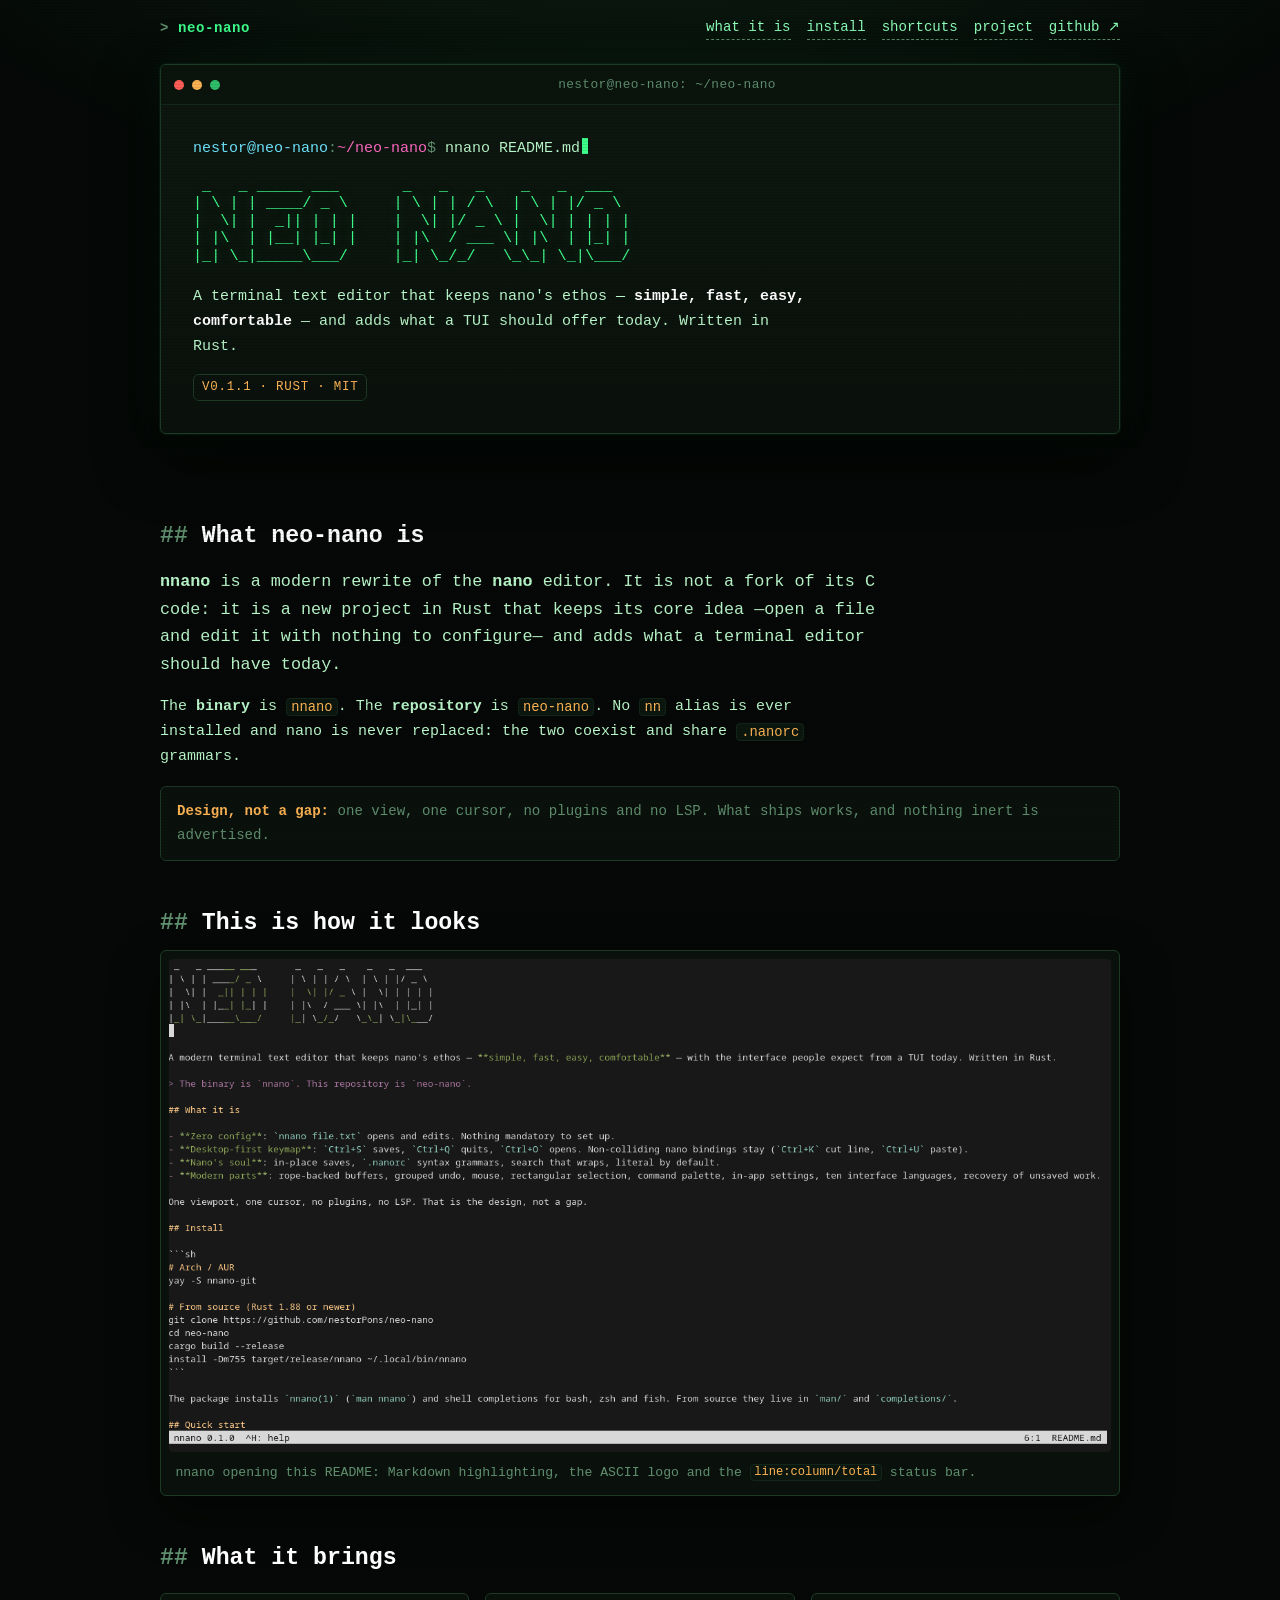
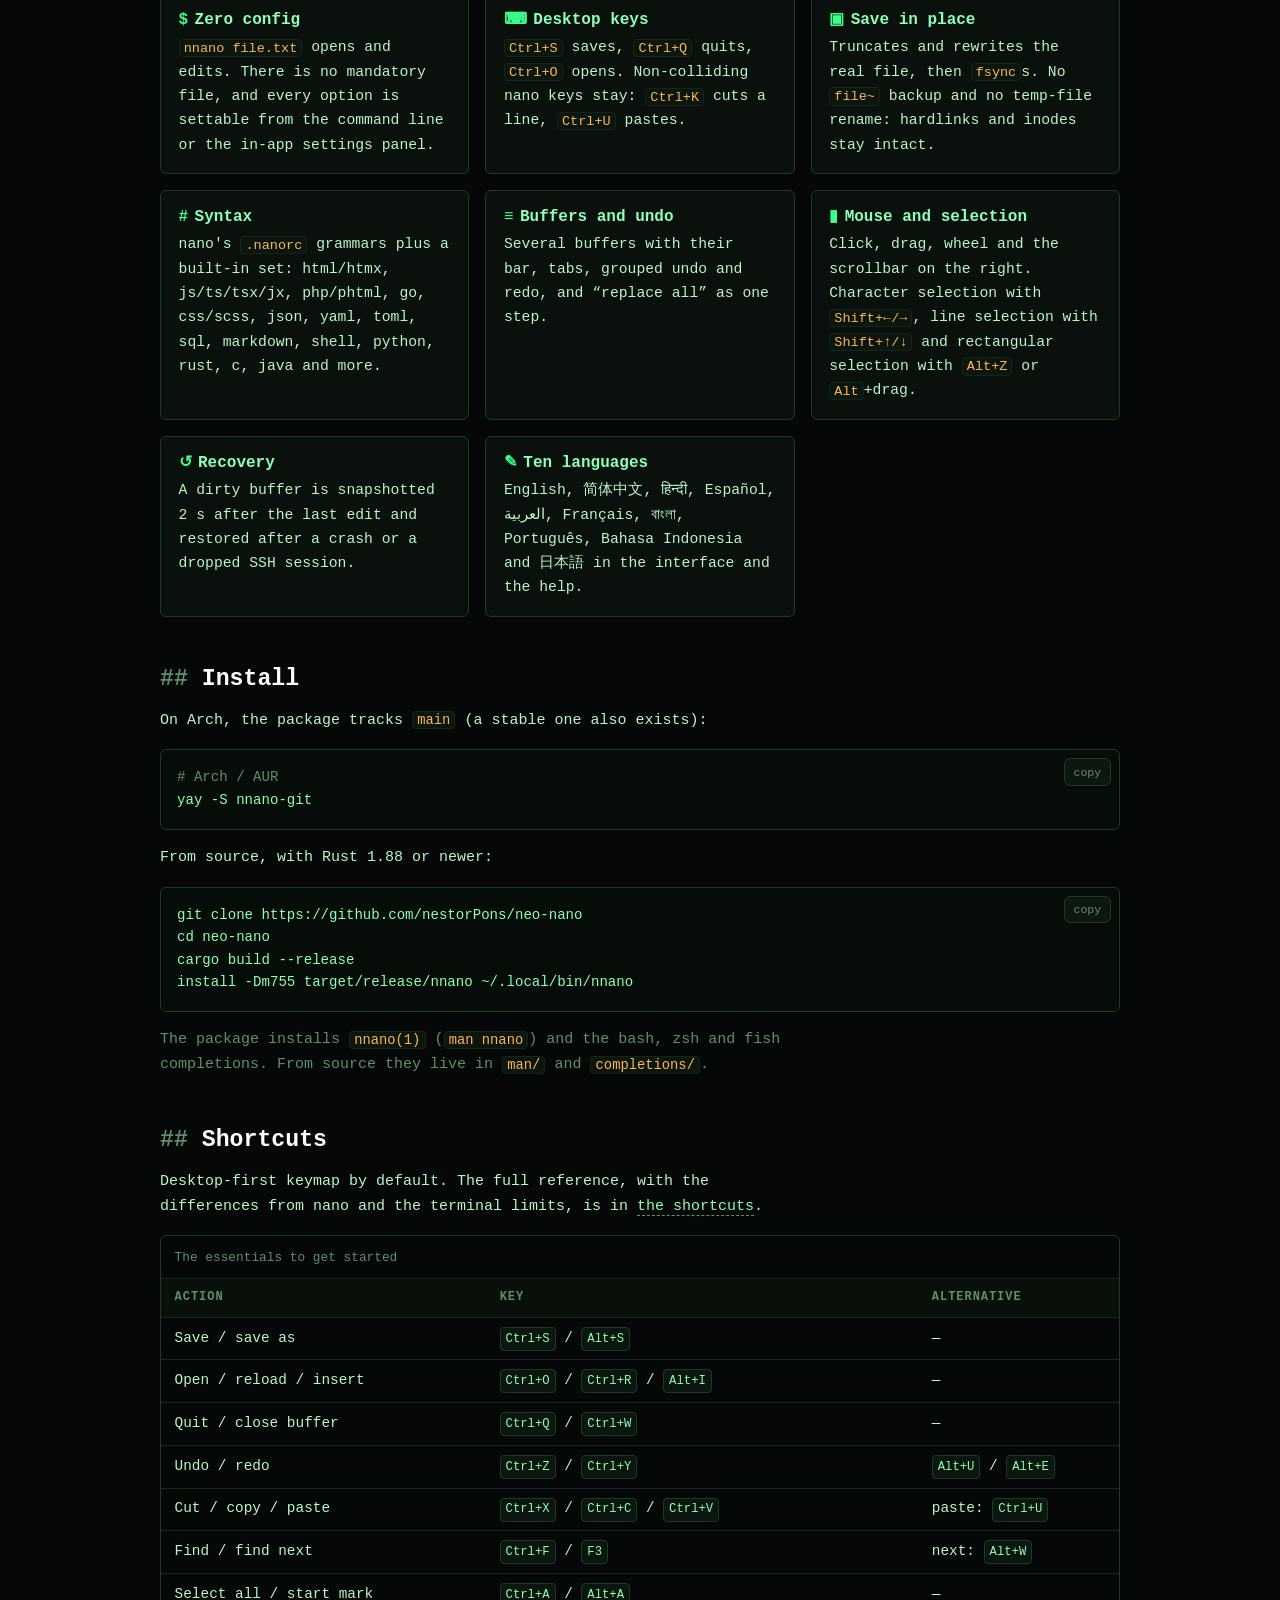
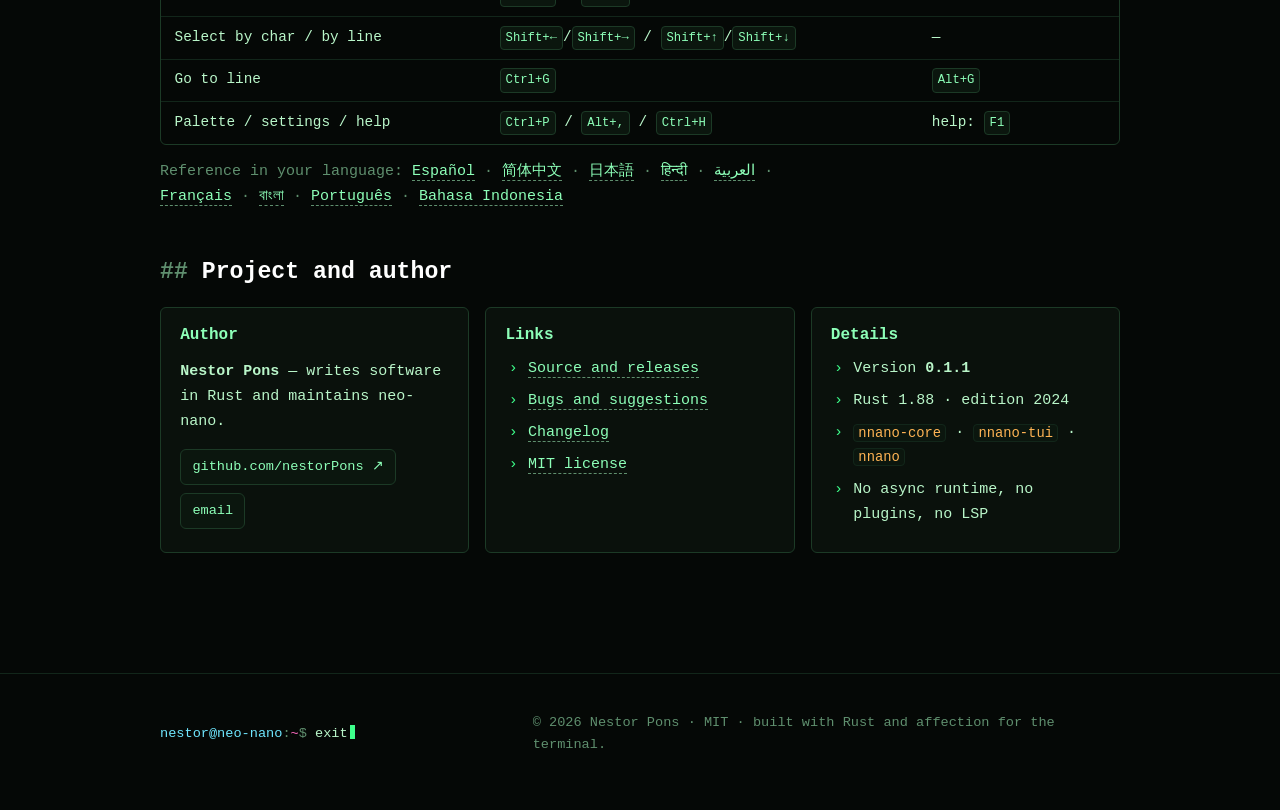
<file: docs/index.html>
<!doctype html>
<html lang="en">
<head>
  <meta charset="utf-8">
  <meta name="viewport" content="width=device-width, initial-scale=1">
  <title data-i18n>neo-nano — a text editor for the terminal</title>
  <meta name="description" data-i18n-attr="content" content="nnano is a modern terminal text editor written in Rust: nano's ethos (simple, fast, easy, comfortable) with desktop keys, mouse, grouped undo, a command palette, ten languages and recovery of unsaved work.">
  <meta name="author" content="Nestor Pons">
  <meta name="theme-color" content="#050806">

  <meta property="og:type" content="website">
  <meta property="og:title" content="neo-nano — a text editor for the terminal">
  <meta property="og:description" data-i18n-attr="content" content="nano's ethos, with what a TUI should offer today. Written in Rust. The binary is nnano; the repository is neo-nano.">
  <meta property="og:url" content="https://nestorpons.github.io/neo-nano/">
  <meta property="og:image" content="https://nestorpons.github.io/neo-nano/assets/neo-nano.png">
  <meta property="og:locale" content="en_US">
  <meta name="twitter:card" content="summary_large_image">

  <link rel="icon" href="assets/favicon.svg" type="image/svg+xml">
  <link rel="stylesheet" href="style.css">
  <script src="site.js" defer></script>
  <script src="translator.js" defer></script>
</head>
<body>
  <a class="skip" href="#content" data-i18n>Skip to content</a>

  <div class="wrap topnav" aria-label="Main navigation" data-i18n-attr="aria-label">
    <a class="brand" href="./">neo-nano</a>
    <a href="#what" data-i18n>what it is</a>
    <a href="#install" data-i18n>install</a>
    <a href="shortcuts.html" data-i18n>shortcuts</a>
    <a href="#project" data-i18n>project</a>
    <div class="lang-wrap" data-lang-switch hidden>
      <label class="sr-only" for="lang" data-i18n>Language</label>
      <select id="lang" class="lang-select" aria-label="Language" data-i18n-attr="aria-label">
        <option value="en" selected>English</option>
        <option value="es">Español</option>
        <option value="zh">简体中文</option>
        <option value="hi">हिन्दी</option>
        <option value="ar">العربية</option>
        <option value="fr">Français</option>
        <option value="bn">বাংলা</option>
        <option value="pt">Português</option>
        <option value="id">Bahasa Indonesia</option>
        <option value="ja">日本語</option>
      </select>
      <span class="lang-status" aria-live="polite"></span>
    </div>
    <a href="https://github.com/nestorPons/neo-nano">github ↗</a>
  </div>

  <header class="wrap term">
    <div class="term-bar" aria-hidden="true">
      <span class="dot r"></span>
      <span class="dot a"></span>
      <span class="dot g"></span>
      <span class="term-title">nestor@neo-nano: ~/neo-nano</span>
    </div>
    <div class="term-body">
      <p class="prompt" aria-hidden="true"><span class="user">nestor@neo-nano</span>:<span class="path">~/neo-nano</span>$ <span class="cmd">nnano README.md</span><span class="cursor"></span></p>
      <h1 class="sr-only" data-i18n>neo-nano: a modern, nano-compatible terminal text editor</h1>
      <pre class="logo" aria-hidden="true"> _   _ _____ ___       _   _   _    _   _  ___
| \ | | ____/ _ \     | \ | | / \  | \ | |/ _ \
|  \| |  _|| | | |    |  \| |/ _ \ |  \| | | | |
| |\  | |__| |_| |    | |\  / ___ \| |\  | |_| |
|_| \_|_____\___/     |_| \_/_/   \_\_| \_|\___/</pre>
      <p class="tagline" data-i18n>A terminal text editor that keeps nano's ethos — <strong>simple, fast, easy, comfortable</strong> — and adds what a TUI should offer today. Written in Rust.</p>
      <span class="kicker">v0.1.1 · Rust · MIT</span>
    </div>
  </header>

  <main id="content" class="wrap">
    <section id="what">
      <h2 data-i18n>What neo-nano is</h2>
      <p class="lead" data-i18n><strong>nnano</strong> is a modern rewrite of the <strong>nano</strong> editor. It is not a fork of its C code: it is a new project in Rust that keeps its core idea —open a file and edit it with nothing to configure— and adds what a terminal editor should have today.</p>
      <p data-i18n>The <strong>binary</strong> is <code>nnano</code>. The <strong>repository</strong> is <code>neo-nano</code>. No <code>nn</code> alias is ever installed and nano is never replaced: the two coexist and share <code>.nanorc</code> grammars.</p>
      <div class="note" data-i18n><strong>Design, not a gap:</strong> one view, one cursor, no plugins and no LSP. What ships works, and nothing inert is advertised.</div>
    </section>

    <section id="shot">
      <h2 data-i18n>This is how it looks</h2>
      <figure class="shot">
        <img src="assets/neo-nano.png" width="1365" height="714" alt="nnano showing the project README: green ASCII logo, highlighted Markdown and a status bar with the cursor position and the total line count." data-i18n-attr="alt">
        <figcaption data-i18n>nnano opening this README: Markdown highlighting, the ASCII logo and the <code>line:column/total</code> status bar.</figcaption>
      </figure>
    </section>

    <section id="features">
      <h2 data-i18n>What it brings</h2>
      <div class="grid">
        <article class="card">
          <h3><span class="ico">$</span><span data-i18n>Zero config</span></h3>
          <p data-i18n><code>nnano file.txt</code> opens and edits. There is no mandatory file, and every option is settable from the command line or the in-app settings panel.</p>
        </article>
        <article class="card">
          <h3><span class="ico">⌨</span><span data-i18n>Desktop keys</span></h3>
          <p data-i18n><code>Ctrl+S</code> saves, <code>Ctrl+Q</code> quits, <code>Ctrl+O</code> opens. Non-colliding nano keys stay: <code>Ctrl+K</code> cuts a line, <code>Ctrl+U</code> pastes.</p>
        </article>
        <article class="card">
          <h3><span class="ico">▣</span><span data-i18n>Save in place</span></h3>
          <p data-i18n>Truncates and rewrites the real file, then <code>fsync</code>s. No <code>file~</code> backup and no temp-file rename: hardlinks and inodes stay intact.</p>
        </article>
        <article class="card">
          <h3><span class="ico">#</span><span data-i18n>Syntax</span></h3>
          <p data-i18n>nano's <code>.nanorc</code> grammars plus a built-in set: html/htmx, js/ts/tsx/jx, php/phtml, go, css/scss, json, yaml, toml, sql, markdown, shell, python, rust, c, java and more.</p>
        </article>
        <article class="card">
          <h3><span class="ico">≡</span><span data-i18n>Buffers and undo</span></h3>
          <p data-i18n>Several buffers with their bar, tabs, grouped undo and redo, and “replace all” as one step.</p>
        </article>
        <article class="card">
          <h3><span class="ico">▮</span><span data-i18n>Mouse and selection</span></h3>
          <p data-i18n>Click, drag, wheel and the scrollbar on the right. Character selection with <code>Shift+←/→</code>, line selection with <code>Shift+↑/↓</code> and rectangular selection with <code>Alt+Z</code> or <code>Alt</code>+drag.</p>
        </article>
        <article class="card">
          <h3><span class="ico">↺</span><span data-i18n>Recovery</span></h3>
          <p data-i18n>A dirty buffer is snapshotted 2 s after the last edit and restored after a crash or a dropped SSH session.</p>
        </article>
        <article class="card">
          <h3><span class="ico">✎</span><span data-i18n>Ten languages</span></h3>
          <p data-i18n>English, 简体中文, हिन्दी, Español, العربية, Français, বাংলা, Português, Bahasa Indonesia and 日本語 in the interface and the help.</p>
        </article>
      </div>
    </section>

    <section id="install">
      <h2 data-i18n>Install</h2>
      <p data-i18n>On Arch, the package tracks <code>main</code> (a stable one also exists):</p>
      <div class="code">
        <button class="copy" type="button" data-copy="cmd-aur" data-i18n>copy</button>
        <pre id="cmd-aur"><span class="comment"># Arch / AUR</span>
yay -S nnano-git</pre>
      </div>
      <p data-i18n>From source, with Rust 1.88 or newer:</p>
      <div class="code">
        <button class="copy" type="button" data-copy="cmd-src" data-i18n>copy</button>
        <pre id="cmd-src">git clone https://github.com/nestorPons/neo-nano
cd neo-nano
cargo build --release
install -Dm755 target/release/nnano ~/.local/bin/nnano</pre>
      </div>
      <p class="muted" data-i18n>The package installs <code>nnano(1)</code> (<code>man nnano</code>) and the bash, zsh and fish completions. From source they live in <code>man/</code> and <code>completions/</code>.</p>
    </section>

    <section id="keys">
      <h2 data-i18n>Shortcuts</h2>
      <p data-i18n>Desktop-first keymap by default. The full reference, with the differences from nano and the terminal limits, is in <a href="shortcuts.html">the shortcuts</a>.</p>
      <div class="table-wrap">
        <table>
          <caption data-i18n>The essentials to get started</caption>
          <thead>
            <tr><th scope="col" data-i18n>Action</th><th scope="col" data-i18n>Key</th><th scope="col" data-i18n>Alternative</th></tr>
          </thead>
          <tbody>
            <tr><td data-i18n>Save / save as</td><td><kbd>Ctrl+S</kbd> / <kbd>Alt+S</kbd></td><td>—</td></tr>
            <tr><td data-i18n>Open / reload / insert</td><td><kbd>Ctrl+O</kbd> / <kbd>Ctrl+R</kbd> / <kbd>Alt+I</kbd></td><td>—</td></tr>
            <tr><td data-i18n>Quit / close buffer</td><td><kbd>Ctrl+Q</kbd> / <kbd>Ctrl+W</kbd></td><td>—</td></tr>
            <tr><td data-i18n>Undo / redo</td><td><kbd>Ctrl+Z</kbd> / <kbd>Ctrl+Y</kbd></td><td><kbd>Alt+U</kbd> / <kbd>Alt+E</kbd></td></tr>
            <tr><td data-i18n>Cut / copy / paste</td><td><kbd>Ctrl+X</kbd> / <kbd>Ctrl+C</kbd> / <kbd>Ctrl+V</kbd></td><td data-i18n>paste: <kbd>Ctrl+U</kbd></td></tr>
            <tr><td data-i18n>Find / find next</td><td><kbd>Ctrl+F</kbd> / <kbd>F3</kbd></td><td data-i18n>next: <kbd>Alt+W</kbd></td></tr>
            <tr><td data-i18n>Select all / start mark</td><td><kbd>Ctrl+A</kbd> / <kbd>Alt+A</kbd></td><td>—</td></tr>
            <tr><td data-i18n>Select by char / by line</td><td><kbd>Shift+←</kbd>/<kbd>Shift+→</kbd> / <kbd>Shift+↑</kbd>/<kbd>Shift+↓</kbd></td><td>—</td></tr>
            <tr><td data-i18n>Go to line</td><td><kbd>Ctrl+G</kbd></td><td><kbd>Alt+G</kbd></td></tr>
            <tr><td data-i18n>Palette / settings / help</td><td><kbd>Ctrl+P</kbd> / <kbd>Alt+,</kbd> / <kbd>Ctrl+H</kbd></td><td data-i18n>help: <kbd>F1</kbd></td></tr>
          </tbody>
        </table>
      </div>
      <p class="muted"><span data-i18n>Reference in your language:</span>
        <a href="https://github.com/nestorPons/neo-nano/blob/main/docs/es/shortcuts.md">Español</a> ·
        <a href="https://github.com/nestorPons/neo-nano/blob/main/docs/zh-Hans/shortcuts.md">简体中文</a> ·
        <a href="https://github.com/nestorPons/neo-nano/blob/main/docs/ja/shortcuts.md">日本語</a> ·
        <a href="https://github.com/nestorPons/neo-nano/blob/main/docs/hi/shortcuts.md">हिन्दी</a> ·
        <a href="https://github.com/nestorPons/neo-nano/blob/main/docs/ar/shortcuts.md">العربية</a> ·
        <a href="https://github.com/nestorPons/neo-nano/blob/main/docs/fr/shortcuts.md">Français</a> ·
        <a href="https://github.com/nestorPons/neo-nano/blob/main/docs/bn/shortcuts.md">বাংলা</a> ·
        <a href="https://github.com/nestorPons/neo-nano/blob/main/docs/pt/shortcuts.md">Português</a> ·
        <a href="https://github.com/nestorPons/neo-nano/blob/main/docs/id/shortcuts.md">Bahasa Indonesia</a>
      </p>
    </section>

    <section id="project">
      <h2 data-i18n>Project and author</h2>
      <div class="about">
        <div class="panel">
          <h3 data-i18n>Author</h3>
          <p data-i18n><strong>Nestor Pons</strong> — writes software in Rust and maintains neo-nano.</p>
          <div class="links">
            <a class="btn" href="https://github.com/nestorPons">github.com/nestorPons ↗</a>
            <a class="btn" href="mailto:nestorpons@gmail.com" data-i18n>email</a>
          </div>
        </div>
        <div class="panel">
          <h3 data-i18n>Links</h3>
          <ul class="plain">
            <li><a href="https://github.com/nestorPons/neo-nano" data-i18n>Source and releases</a></li>
            <li><a href="https://github.com/nestorPons/neo-nano/issues" data-i18n>Bugs and suggestions</a></li>
            <li><a href="https://github.com/nestorPons/neo-nano/blob/main/CHANGELOG.md" data-i18n>Changelog</a></li>
            <li><a href="https://github.com/nestorPons/neo-nano/blob/main/LICENSE" data-i18n>MIT license</a></li>
          </ul>
        </div>
        <div class="panel">
          <h3 data-i18n>Details</h3>
          <ul class="plain">
            <li data-i18n>Version <strong>0.1.1</strong></li>
            <li data-i18n>Rust 1.88 · edition 2024</li>
            <li><code>nnano-core</code> · <code>nnano-tui</code> · <code>nnano</code></li>
            <li data-i18n>No async runtime, no plugins, no LSP</li>
          </ul>
        </div>
      </div>
    </section>
  </main>

  <footer>
    <div class="wrap">
      <p class="prompt" aria-hidden="true"><span class="user">nestor@neo-nano</span>:<span class="path">~</span>$ <span class="cmd">exit</span><span class="cursor"></span></p>
      <p data-i18n>© 2026 Nestor Pons · MIT · built with Rust and affection for the terminal.</p>
    </div>
  </footer>
</body>
</html>
</file>
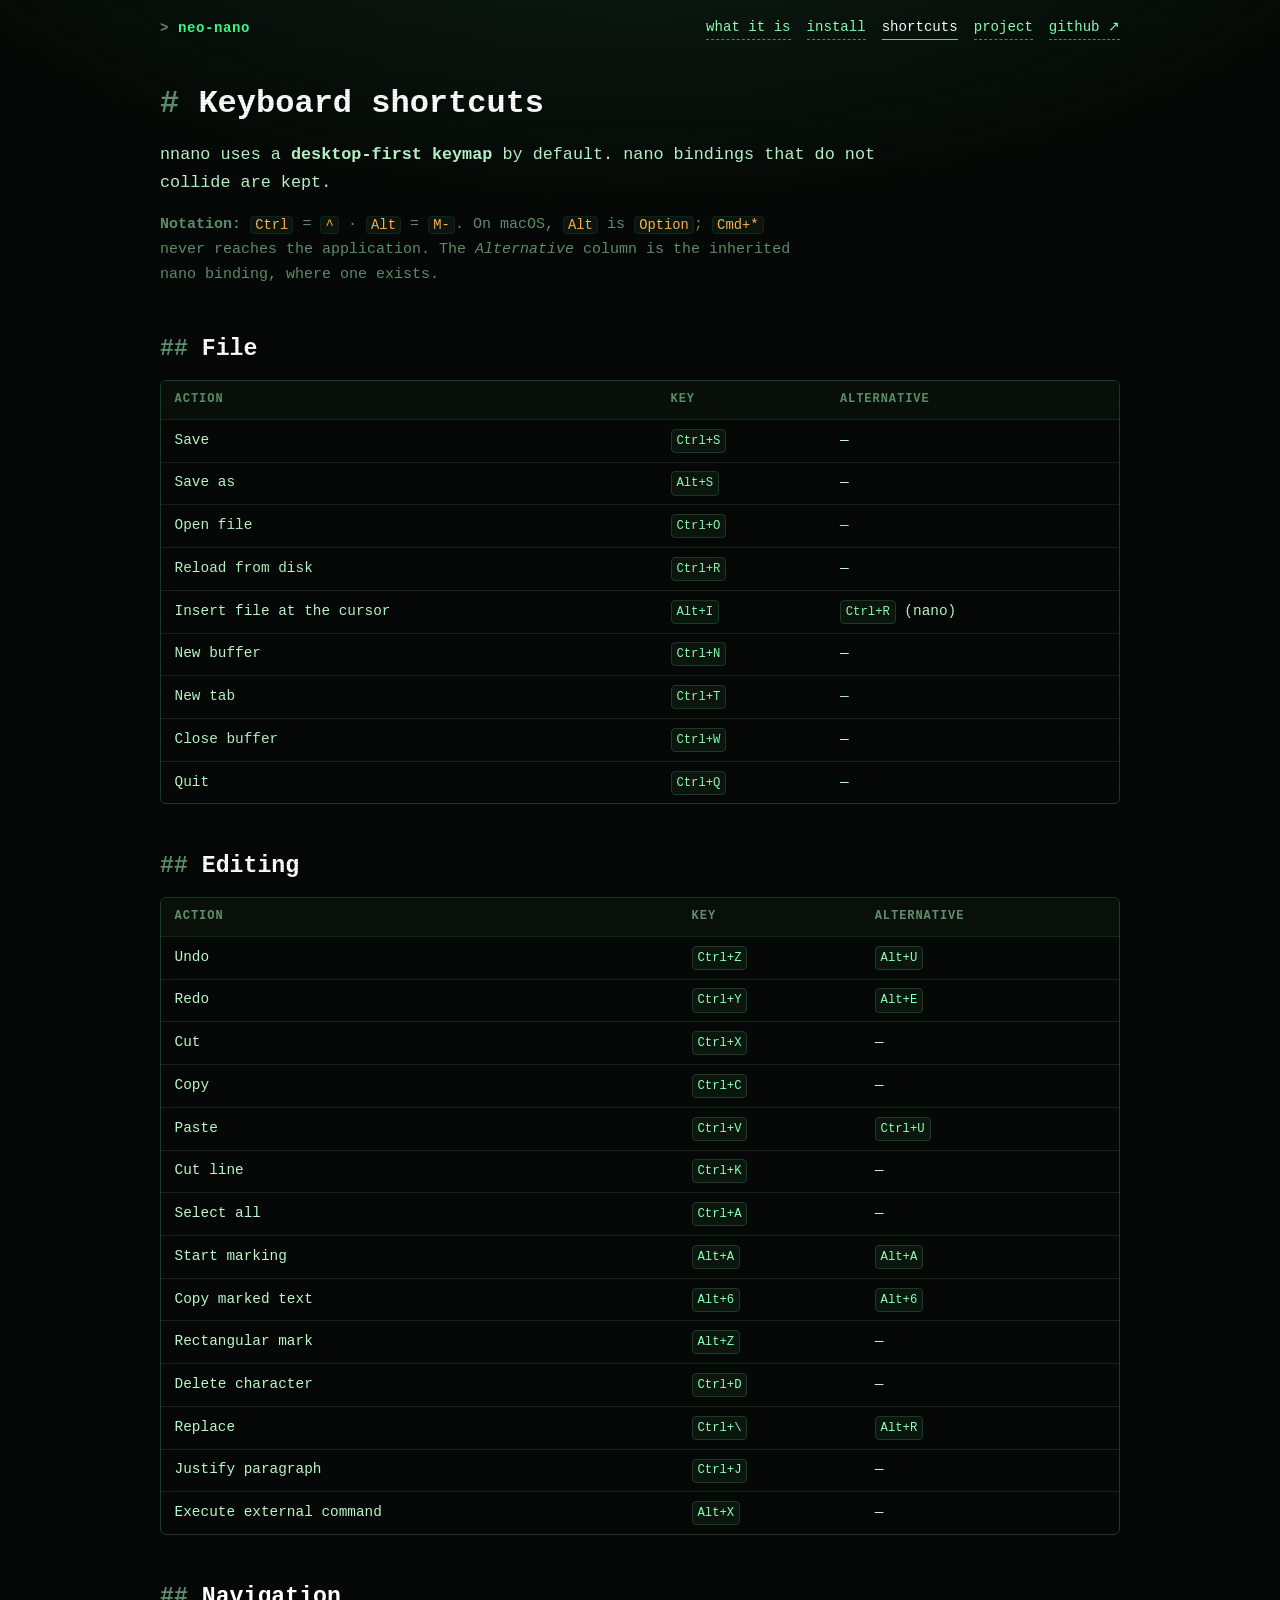
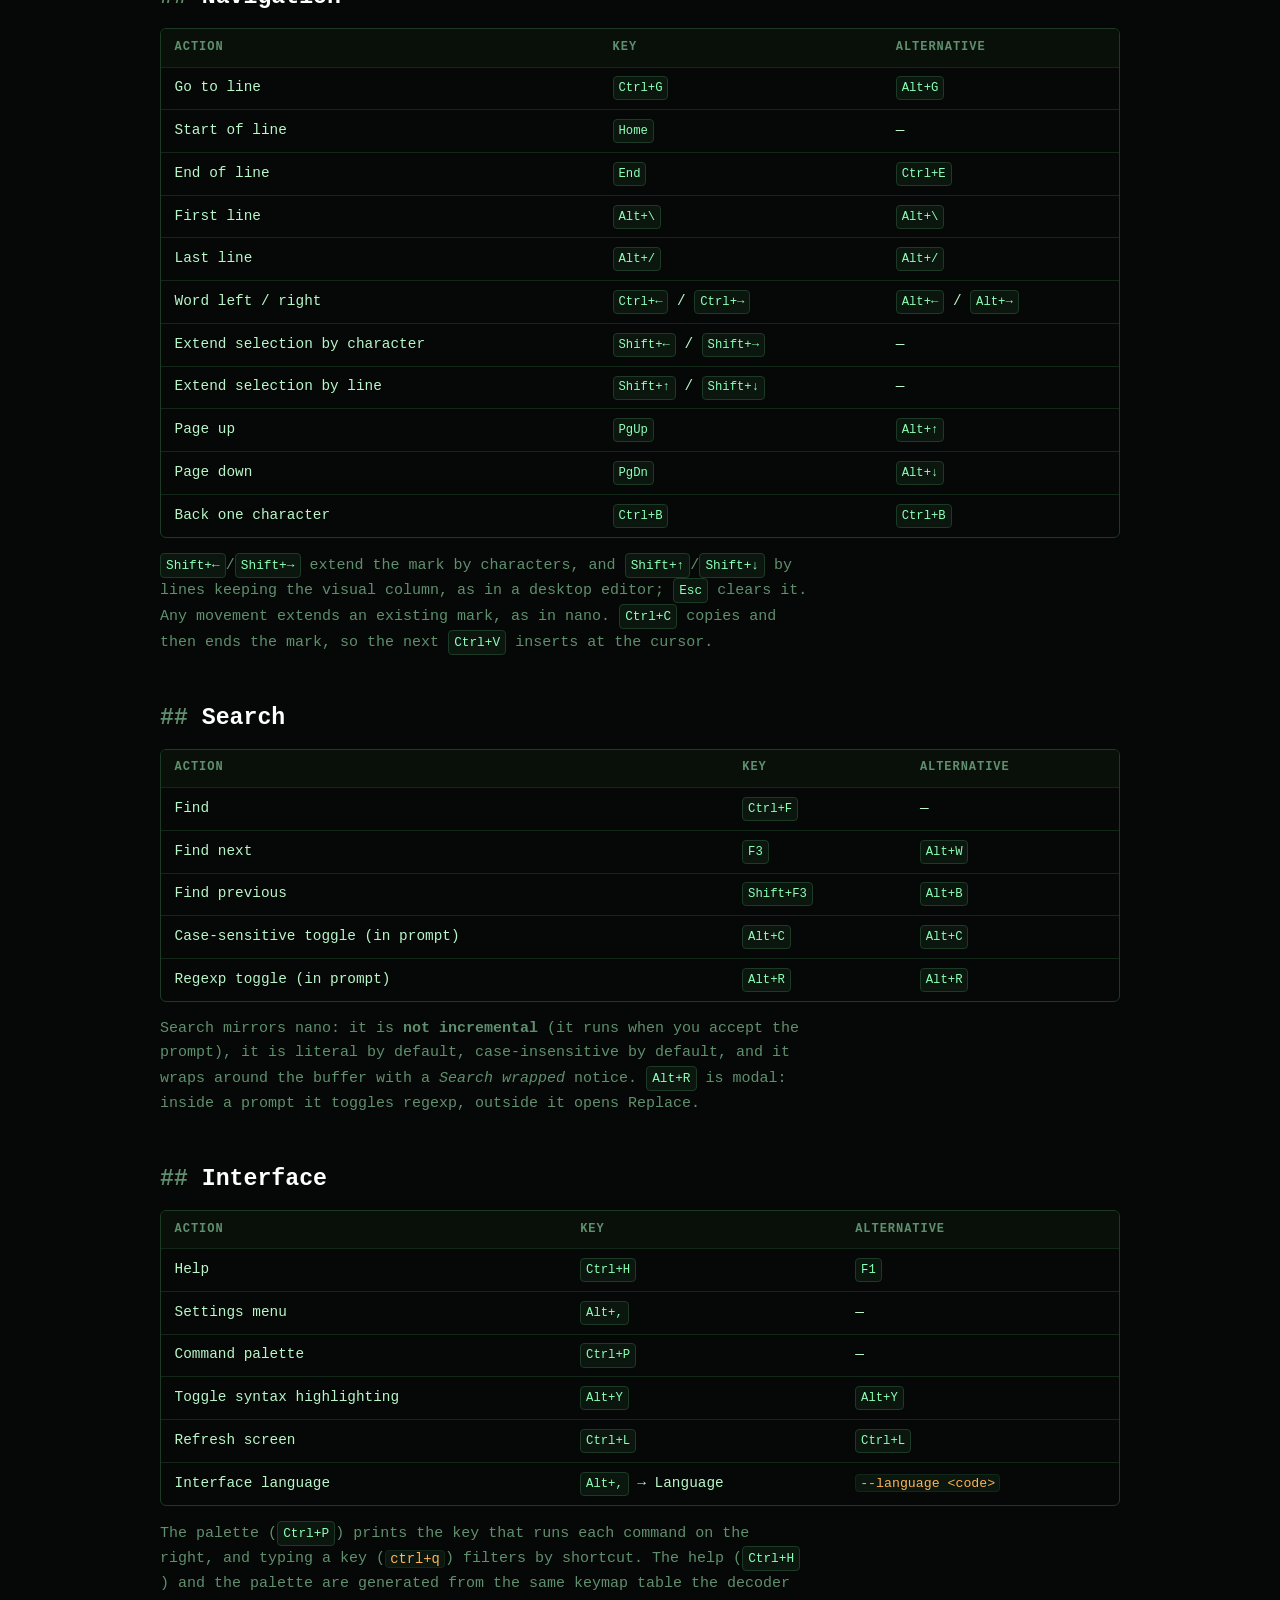
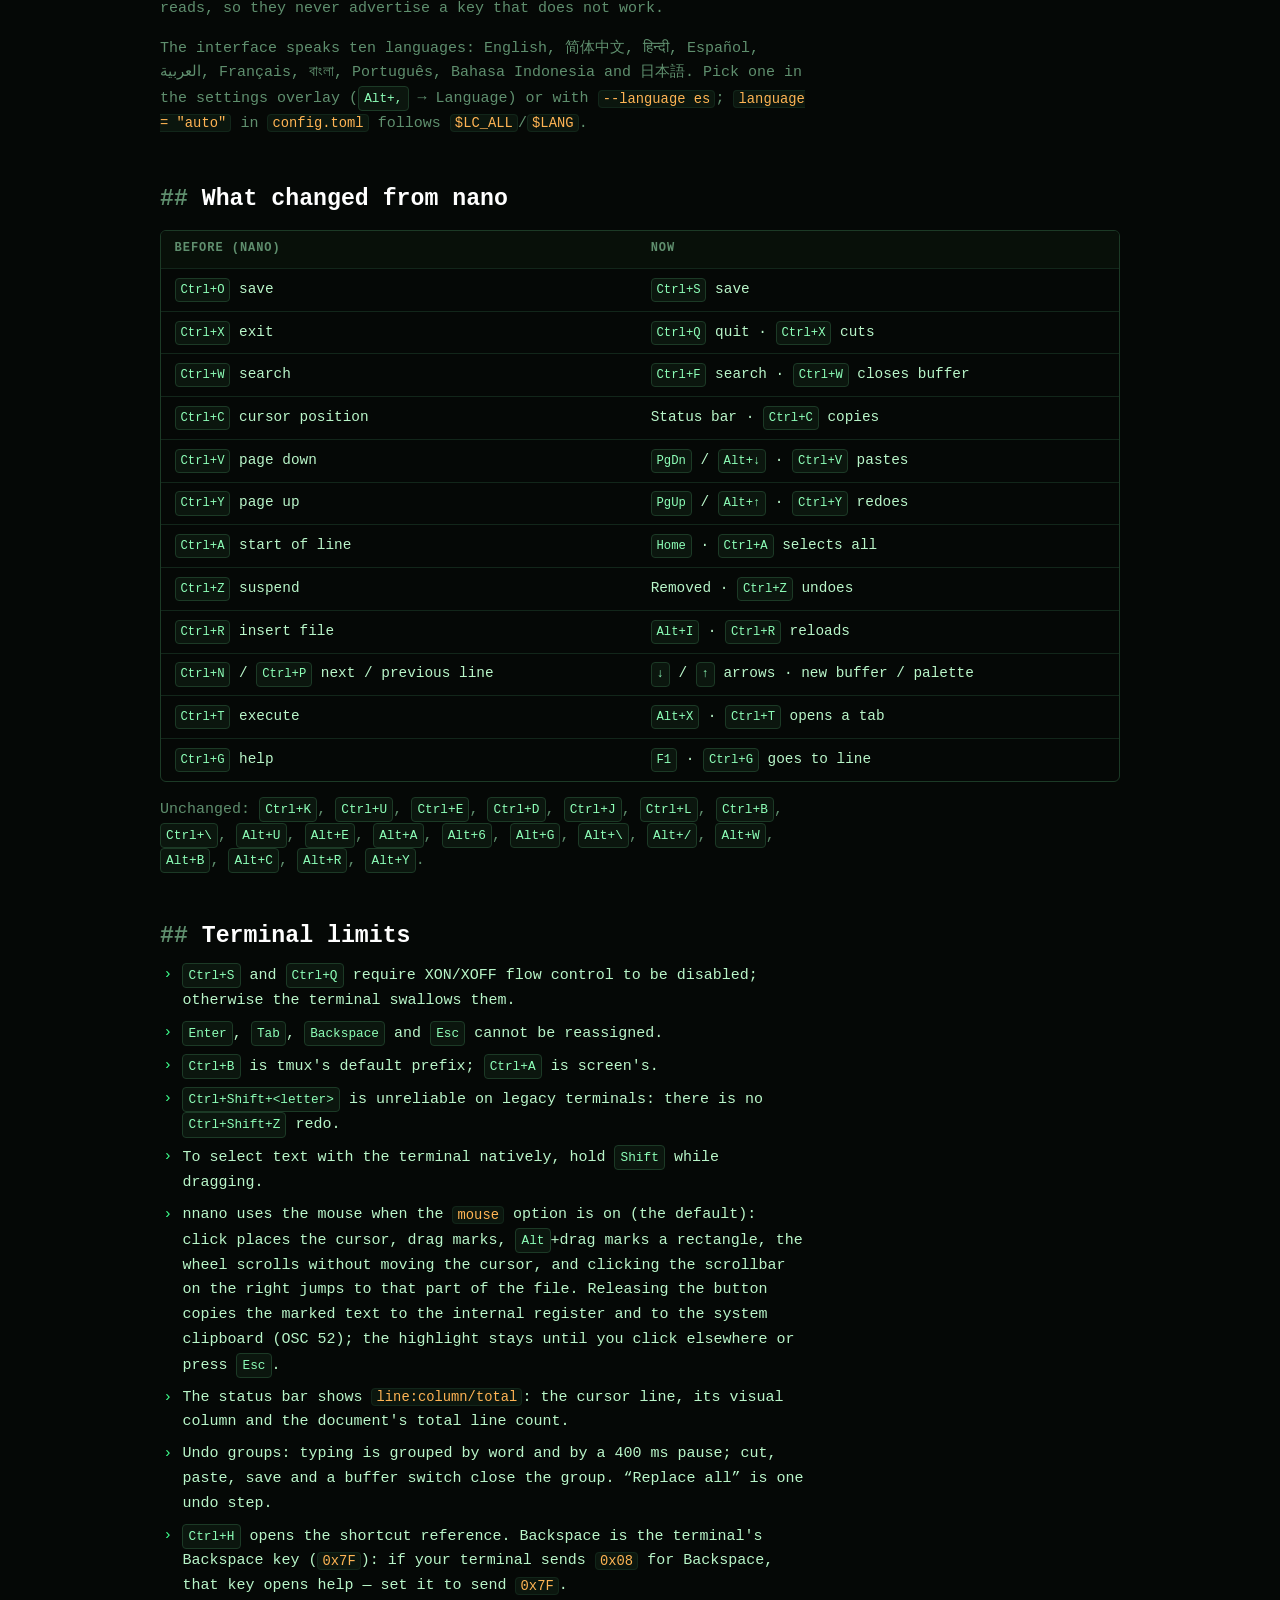
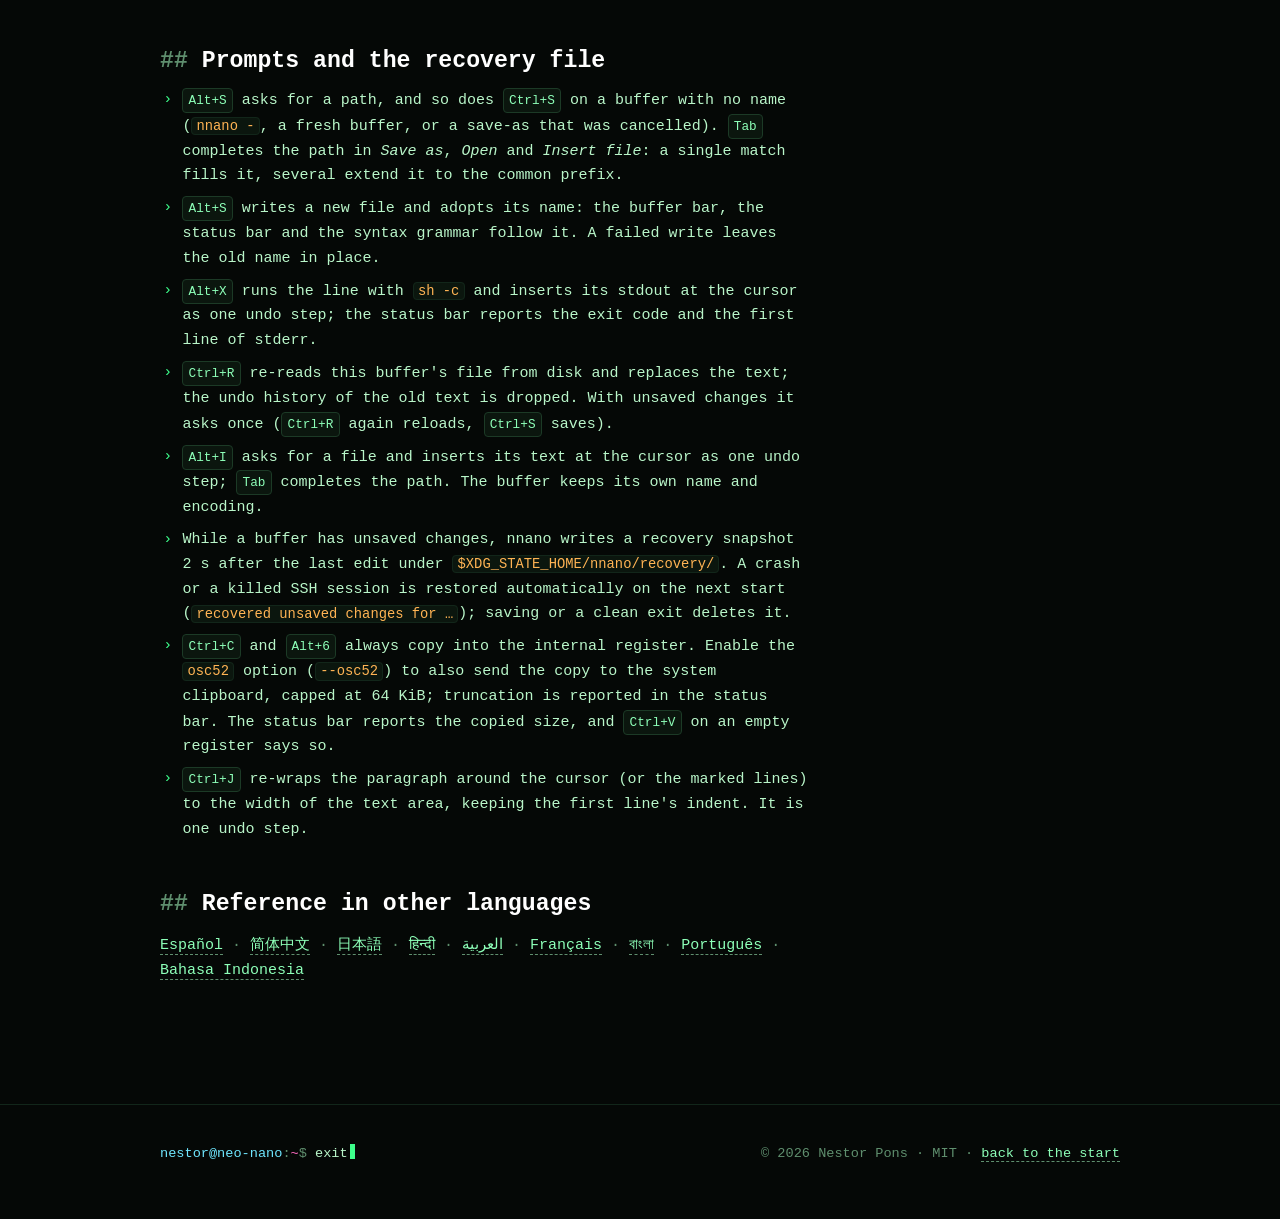
<file: docs/atajos.html>
<!doctype html>
<html lang="en">
<head>
  <meta charset="utf-8">
  <title>Moved — neo-nano</title>
  <meta http-equiv="refresh" content="0; url=shortcuts.html">
  <link rel="canonical" href="shortcuts.html">
  <meta name="robots" content="noindex">
</head>
<body>
  <p>This page moved to <a href="shortcuts.html">shortcuts</a>.</p>
</body>
</html>
</file>
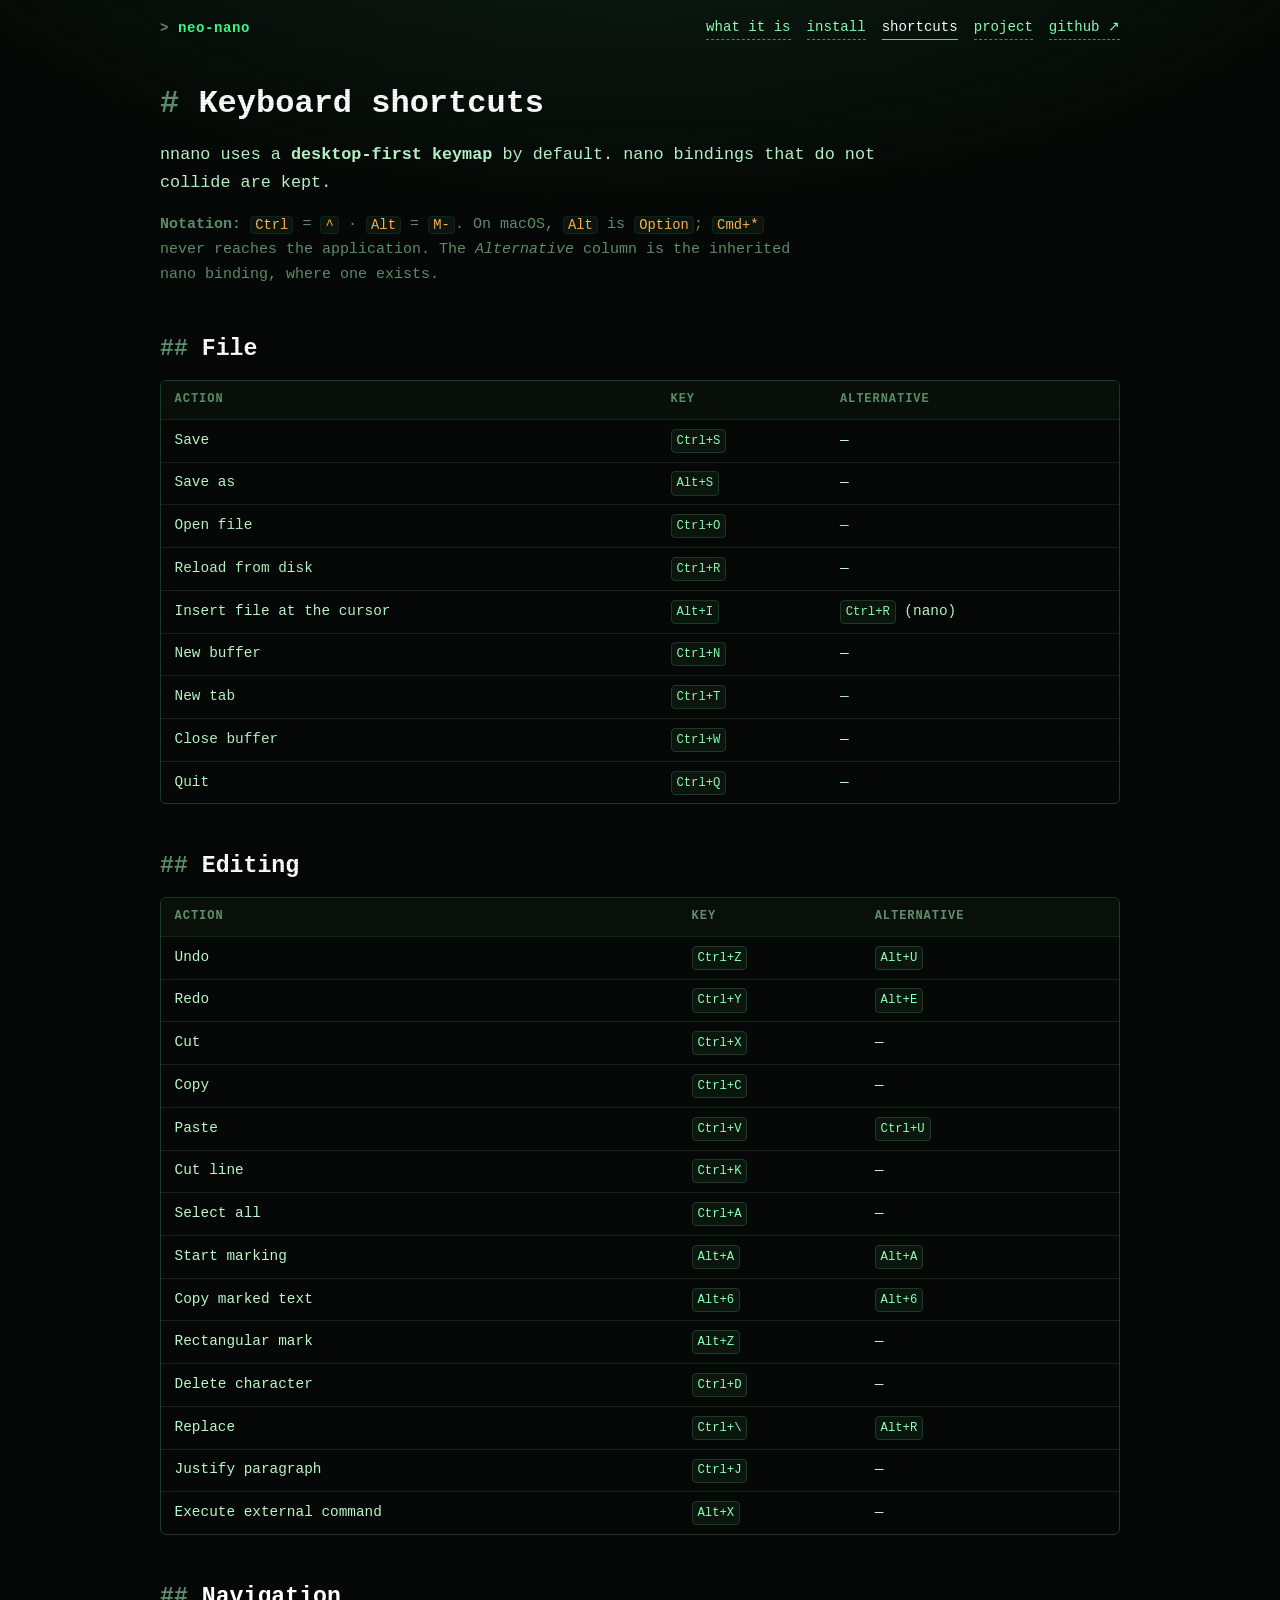
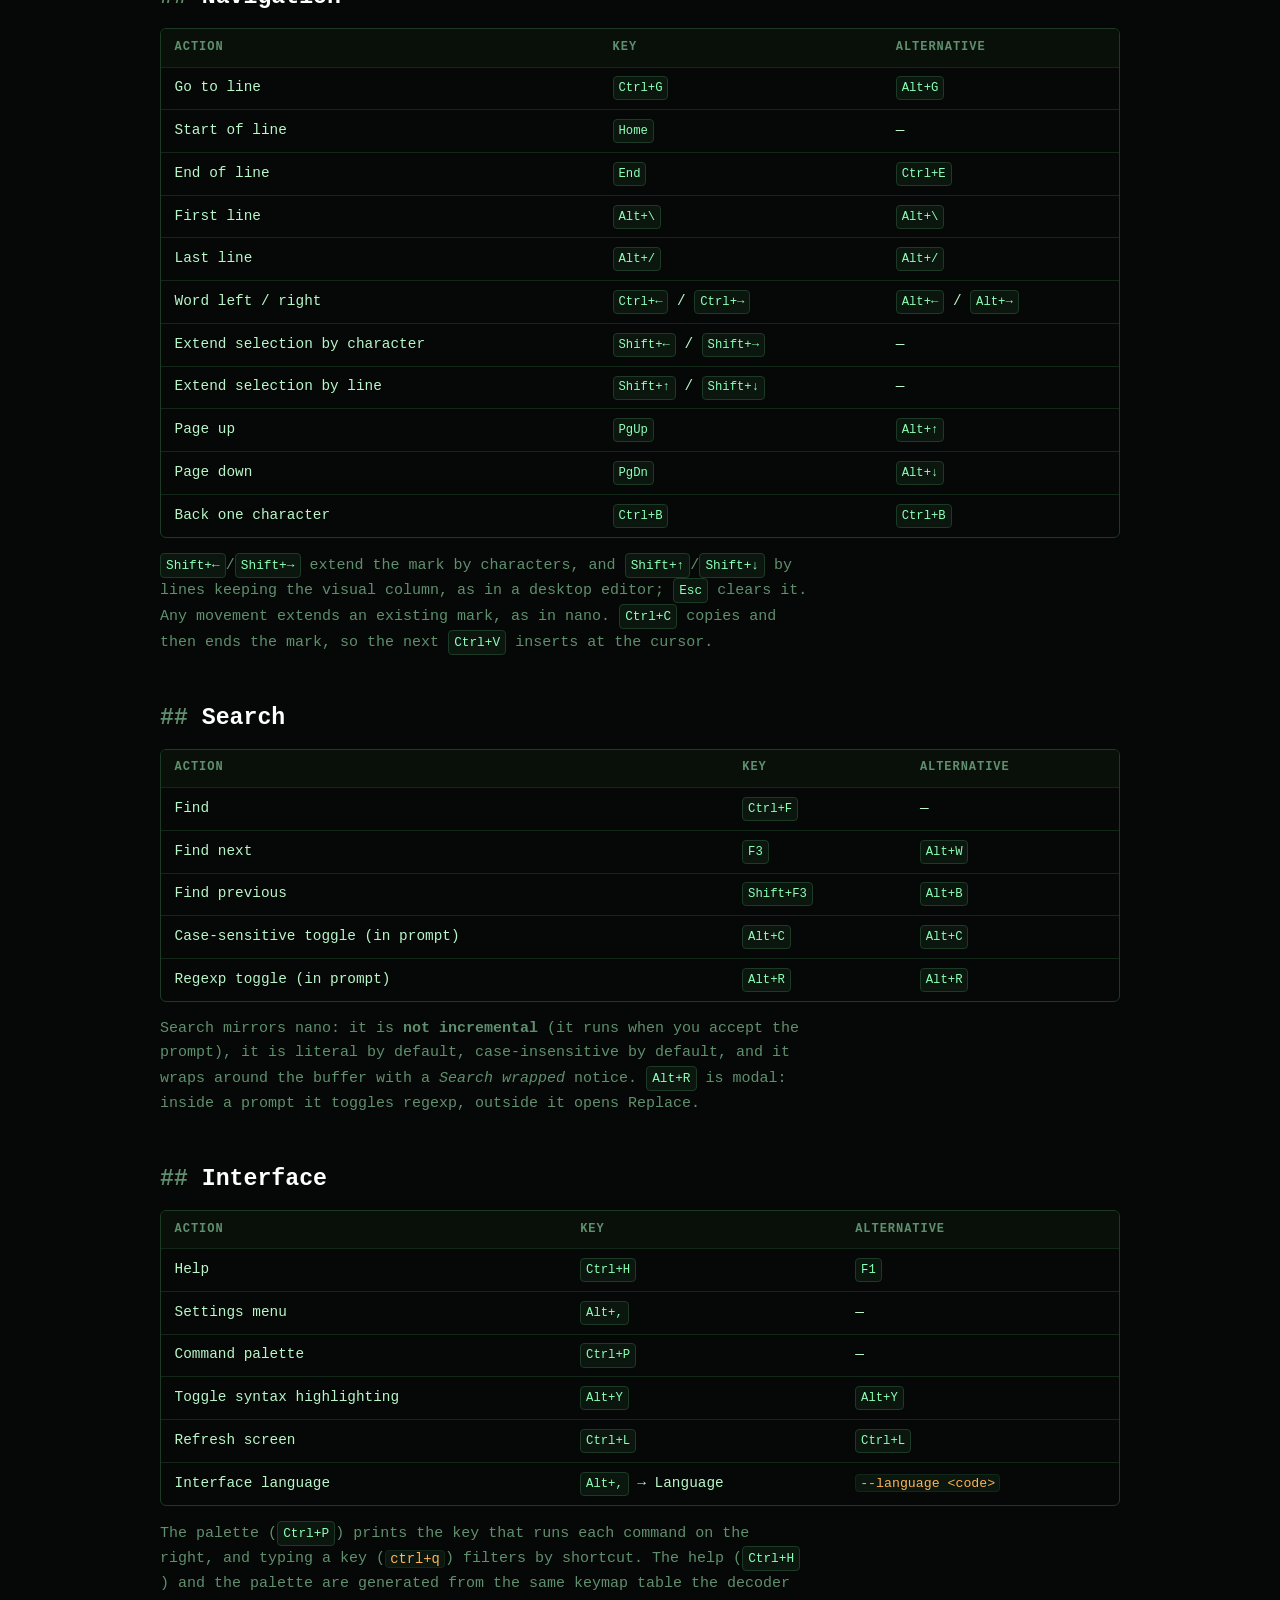
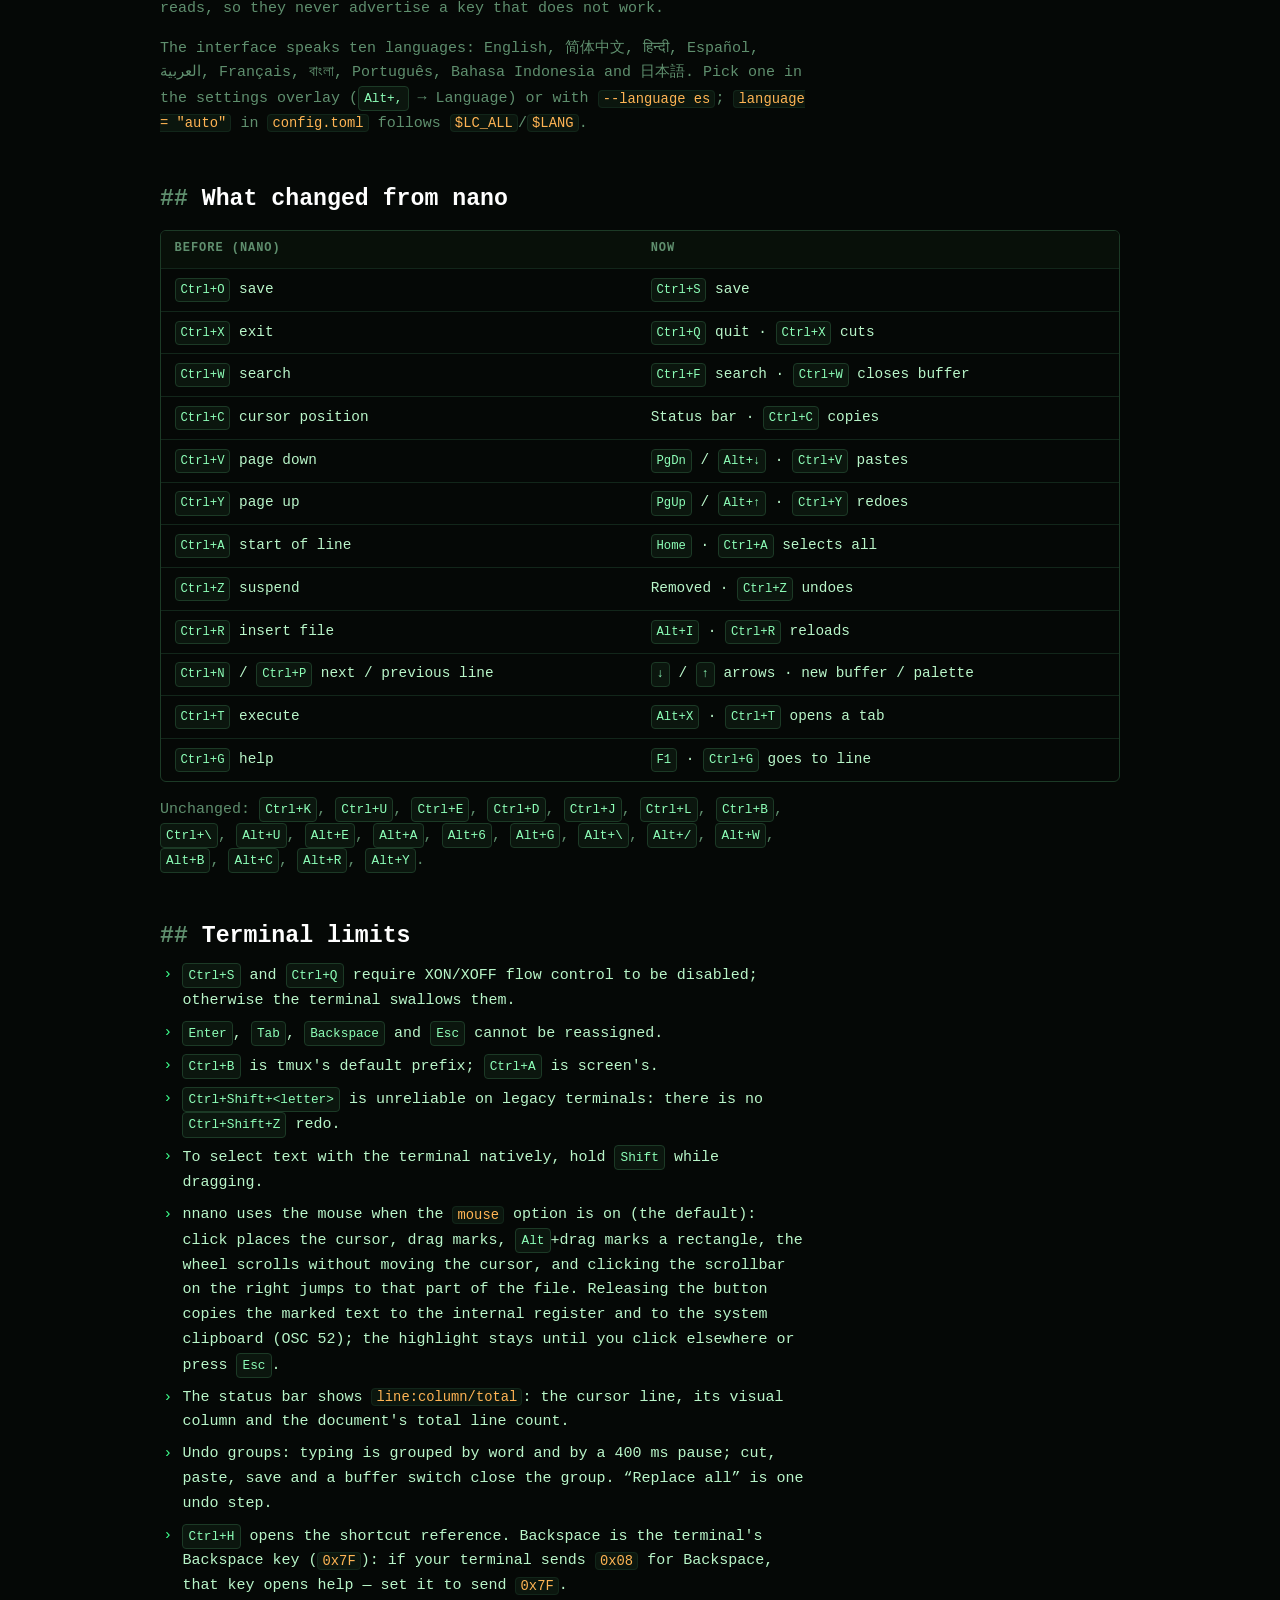
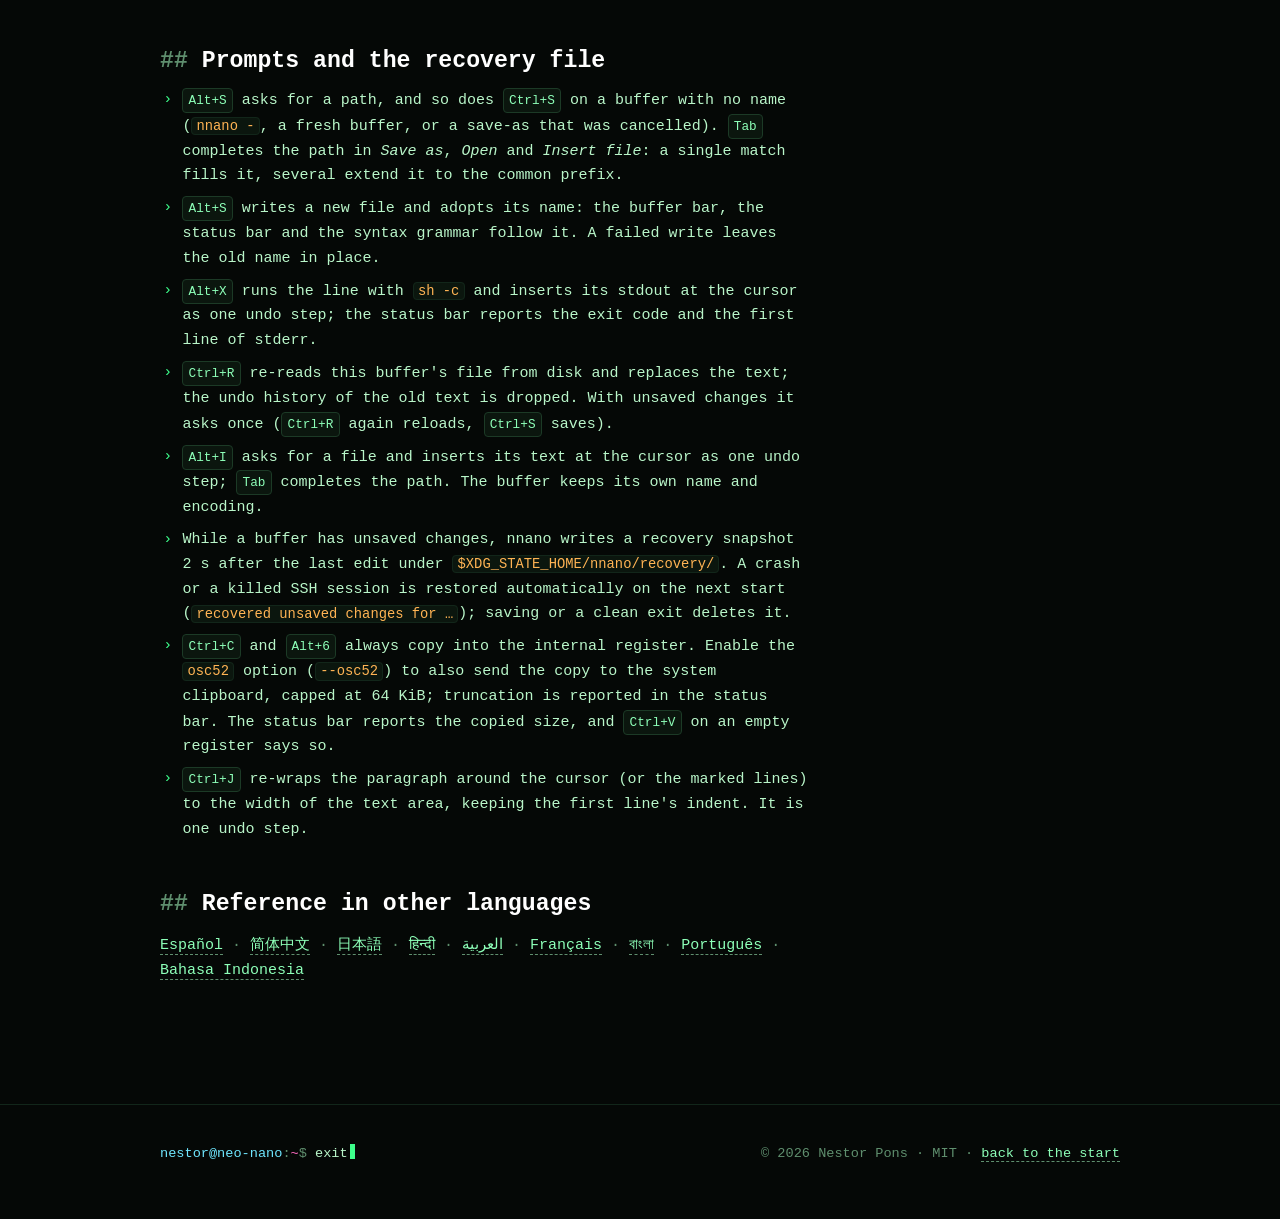
<file: docs/shortcuts.html>
<!doctype html>
<html lang="en">
<head>
  <meta charset="utf-8">
  <meta name="viewport" content="width=device-width, initial-scale=1">
  <title data-i18n>Keyboard shortcuts — neo-nano</title>
  <meta name="description" data-i18n-attr="content" content="Full nnano key reference: file, editing, navigation, search, interface, the differences from nano and the terminal limits.">
  <meta name="author" content="Nestor Pons">
  <meta name="theme-color" content="#050806">
  <link rel="icon" href="assets/favicon.svg" type="image/svg+xml">
  <link rel="stylesheet" href="style.css">
  <script src="translator.js" defer></script>
</head>
<body>
  <a class="skip" href="#content" data-i18n>Skip to content</a>

  <div class="wrap topnav" aria-label="Main navigation" data-i18n-attr="aria-label">
    <a class="brand" href="./">neo-nano</a>
    <a href="index.html#what" data-i18n>what it is</a>
    <a href="index.html#install" data-i18n>install</a>
    <a href="shortcuts.html" aria-current="page" data-i18n>shortcuts</a>
    <a href="index.html#project" data-i18n>project</a>
    <div class="lang-wrap" data-lang-switch hidden>
      <label class="sr-only" for="lang" data-i18n>Language</label>
      <select id="lang" class="lang-select" aria-label="Language" data-i18n-attr="aria-label">
        <option value="en" selected>English</option>
        <option value="es">Español</option>
        <option value="zh">简体中文</option>
        <option value="hi">हिन्दी</option>
        <option value="ar">العربية</option>
        <option value="fr">Français</option>
        <option value="bn">বাংলা</option>
        <option value="pt">Português</option>
        <option value="id">Bahasa Indonesia</option>
        <option value="ja">日本語</option>
      </select>
      <span class="lang-status" aria-live="polite"></span>
    </div>
    <a href="https://github.com/nestorPons/neo-nano">github ↗</a>
  </div>

  <main id="content" class="wrap">
    <h1><span class="hash">#</span> <span data-i18n>Keyboard shortcuts</span></h1>
    <p class="lead" data-i18n>nnano uses a <strong>desktop-first keymap</strong> by default. nano bindings that do not collide are kept.</p>
    <p class="muted" data-i18n><strong>Notation:</strong> <code>Ctrl</code> = <code>^</code> · <code>Alt</code> = <code>M-</code>. On macOS, <code>Alt</code> is <code>Option</code>; <code>Cmd+*</code> never reaches the application. The <em>Alternative</em> column is the inherited nano binding, where one exists.</p>

    <section id="file">
      <h2 data-i18n>File</h2>
      <div class="table-wrap">
        <table>
          <thead><tr><th scope="col" data-i18n>Action</th><th scope="col" data-i18n>Key</th><th scope="col" data-i18n>Alternative</th></tr></thead>
          <tbody>
            <tr><td data-i18n>Save</td><td><kbd>Ctrl+S</kbd></td><td>—</td></tr>
            <tr><td data-i18n>Save as</td><td><kbd>Alt+S</kbd></td><td>—</td></tr>
            <tr><td data-i18n>Open file</td><td><kbd>Ctrl+O</kbd></td><td>—</td></tr>
            <tr><td data-i18n>Reload from disk</td><td><kbd>Ctrl+R</kbd></td><td>—</td></tr>
            <tr><td data-i18n>Insert file at the cursor</td><td><kbd>Alt+I</kbd></td><td data-i18n><kbd>Ctrl+R</kbd> (nano)</td></tr>
            <tr><td data-i18n>New buffer</td><td><kbd>Ctrl+N</kbd></td><td>—</td></tr>
            <tr><td data-i18n>New tab</td><td><kbd>Ctrl+T</kbd></td><td>—</td></tr>
            <tr><td data-i18n>Close buffer</td><td><kbd>Ctrl+W</kbd></td><td>—</td></tr>
            <tr><td data-i18n>Quit</td><td><kbd>Ctrl+Q</kbd></td><td>—</td></tr>
          </tbody>
        </table>
      </div>
    </section>

    <section id="editing">
      <h2 data-i18n>Editing</h2>
      <div class="table-wrap">
        <table>
          <thead><tr><th scope="col" data-i18n>Action</th><th scope="col" data-i18n>Key</th><th scope="col" data-i18n>Alternative</th></tr></thead>
          <tbody>
            <tr><td data-i18n>Undo</td><td><kbd>Ctrl+Z</kbd></td><td><kbd>Alt+U</kbd></td></tr>
            <tr><td data-i18n>Redo</td><td><kbd>Ctrl+Y</kbd></td><td><kbd>Alt+E</kbd></td></tr>
            <tr><td data-i18n>Cut</td><td><kbd>Ctrl+X</kbd></td><td>—</td></tr>
            <tr><td data-i18n>Copy</td><td><kbd>Ctrl+C</kbd></td><td>—</td></tr>
            <tr><td data-i18n>Paste</td><td><kbd>Ctrl+V</kbd></td><td><kbd>Ctrl+U</kbd></td></tr>
            <tr><td data-i18n>Cut line</td><td><kbd>Ctrl+K</kbd></td><td>—</td></tr>
            <tr><td data-i18n>Select all</td><td><kbd>Ctrl+A</kbd></td><td>—</td></tr>
            <tr><td data-i18n>Start marking</td><td><kbd>Alt+A</kbd></td><td><kbd>Alt+A</kbd></td></tr>
            <tr><td data-i18n>Copy marked text</td><td><kbd>Alt+6</kbd></td><td><kbd>Alt+6</kbd></td></tr>
            <tr><td data-i18n>Rectangular mark</td><td><kbd>Alt+Z</kbd></td><td>—</td></tr>
            <tr><td data-i18n>Delete character</td><td><kbd>Ctrl+D</kbd></td><td>—</td></tr>
            <tr><td data-i18n>Replace</td><td><kbd>Ctrl+\</kbd></td><td><kbd>Alt+R</kbd></td></tr>
            <tr><td data-i18n>Justify paragraph</td><td><kbd>Ctrl+J</kbd></td><td>—</td></tr>
            <tr><td data-i18n>Execute external command</td><td><kbd>Alt+X</kbd></td><td>—</td></tr>
          </tbody>
        </table>
      </div>
    </section>

    <section id="navigation">
      <h2 data-i18n>Navigation</h2>
      <div class="table-wrap">
        <table>
          <thead><tr><th scope="col" data-i18n>Action</th><th scope="col" data-i18n>Key</th><th scope="col" data-i18n>Alternative</th></tr></thead>
          <tbody>
            <tr><td data-i18n>Go to line</td><td><kbd>Ctrl+G</kbd></td><td><kbd>Alt+G</kbd></td></tr>
            <tr><td data-i18n>Start of line</td><td><kbd>Home</kbd></td><td>—</td></tr>
            <tr><td data-i18n>End of line</td><td><kbd>End</kbd></td><td><kbd>Ctrl+E</kbd></td></tr>
            <tr><td data-i18n>First line</td><td><kbd>Alt+\</kbd></td><td><kbd>Alt+\</kbd></td></tr>
            <tr><td data-i18n>Last line</td><td><kbd>Alt+/</kbd></td><td><kbd>Alt+/</kbd></td></tr>
            <tr><td data-i18n>Word left / right</td><td><kbd>Ctrl+←</kbd> / <kbd>Ctrl+→</kbd></td><td><kbd>Alt+←</kbd> / <kbd>Alt+→</kbd></td></tr>
            <tr><td data-i18n>Extend selection by character</td><td><kbd>Shift+←</kbd> / <kbd>Shift+→</kbd></td><td>—</td></tr>
            <tr><td data-i18n>Extend selection by line</td><td><kbd>Shift+↑</kbd> / <kbd>Shift+↓</kbd></td><td>—</td></tr>
            <tr><td data-i18n>Page up</td><td><kbd>PgUp</kbd></td><td><kbd>Alt+↑</kbd></td></tr>
            <tr><td data-i18n>Page down</td><td><kbd>PgDn</kbd></td><td><kbd>Alt+↓</kbd></td></tr>
            <tr><td data-i18n>Back one character</td><td><kbd>Ctrl+B</kbd></td><td><kbd>Ctrl+B</kbd></td></tr>
          </tbody>
        </table>
      </div>
      <p class="muted" data-i18n><kbd>Shift+←</kbd>/<kbd>Shift+→</kbd> extend the mark by characters, and <kbd>Shift+↑</kbd>/<kbd>Shift+↓</kbd> by lines keeping the visual column, as in a desktop editor; <kbd>Esc</kbd> clears it. Any movement extends an existing mark, as in nano. <kbd>Ctrl+C</kbd> copies and then ends the mark, so the next <kbd>Ctrl+V</kbd> inserts at the cursor.</p>
    </section>

    <section id="search">
      <h2 data-i18n>Search</h2>
      <div class="table-wrap">
        <table>
          <thead><tr><th scope="col" data-i18n>Action</th><th scope="col" data-i18n>Key</th><th scope="col" data-i18n>Alternative</th></tr></thead>
          <tbody>
            <tr><td data-i18n>Find</td><td><kbd>Ctrl+F</kbd></td><td>—</td></tr>
            <tr><td data-i18n>Find next</td><td><kbd>F3</kbd></td><td><kbd>Alt+W</kbd></td></tr>
            <tr><td data-i18n>Find previous</td><td><kbd>Shift+F3</kbd></td><td><kbd>Alt+B</kbd></td></tr>
            <tr><td data-i18n>Case-sensitive toggle (in prompt)</td><td><kbd>Alt+C</kbd></td><td><kbd>Alt+C</kbd></td></tr>
            <tr><td data-i18n>Regexp toggle (in prompt)</td><td><kbd>Alt+R</kbd></td><td><kbd>Alt+R</kbd></td></tr>
          </tbody>
        </table>
      </div>
      <p class="muted" data-i18n>Search mirrors nano: it is <strong>not incremental</strong> (it runs when you accept the prompt), it is literal by default, case-insensitive by default, and it wraps around the buffer with a <em>Search wrapped</em> notice. <kbd>Alt+R</kbd> is modal: inside a prompt it toggles regexp, outside it opens Replace.</p>
    </section>

    <section id="interface">
      <h2 data-i18n>Interface</h2>
      <div class="table-wrap">
        <table>
          <thead><tr><th scope="col" data-i18n>Action</th><th scope="col" data-i18n>Key</th><th scope="col" data-i18n>Alternative</th></tr></thead>
          <tbody>
            <tr><td data-i18n>Help</td><td><kbd>Ctrl+H</kbd></td><td><kbd>F1</kbd></td></tr>
            <tr><td data-i18n>Settings menu</td><td><kbd>Alt+,</kbd></td><td>—</td></tr>
            <tr><td data-i18n>Command palette</td><td><kbd>Ctrl+P</kbd></td><td>—</td></tr>
            <tr><td data-i18n>Toggle syntax highlighting</td><td><kbd>Alt+Y</kbd></td><td><kbd>Alt+Y</kbd></td></tr>
            <tr><td data-i18n>Refresh screen</td><td><kbd>Ctrl+L</kbd></td><td><kbd>Ctrl+L</kbd></td></tr>
            <tr><td data-i18n>Interface language</td><td data-i18n><kbd>Alt+,</kbd> → Language</td><td><code>--language &lt;code&gt;</code></td></tr>
          </tbody>
        </table>
      </div>
      <p class="muted" data-i18n>The palette (<kbd>Ctrl+P</kbd>) prints the key that runs each command on the right, and typing a key (<code>ctrl+q</code>) filters by shortcut. The help (<kbd>Ctrl+H</kbd>) and the palette are generated from the same keymap table the decoder reads, so they never advertise a key that does not work.</p>
      <p class="muted" data-i18n>The interface speaks ten languages: English, 简体中文, हिन्दी, Español, العربية, Français, বাংলা, Português, Bahasa Indonesia and 日本語. Pick one in the settings overlay (<kbd>Alt+,</kbd> → Language) or with <code>--language es</code>; <code>language = "auto"</code> in <code>config.toml</code> follows <code>$LC_ALL</code>/<code>$LANG</code>.</p>
    </section>

    <section id="changes">
      <h2 data-i18n>What changed from nano</h2>
      <div class="table-wrap">
        <table>
          <thead><tr><th scope="col" data-i18n>Before (nano)</th><th scope="col" data-i18n>Now</th></tr></thead>
          <tbody>
            <tr><td data-i18n><kbd>Ctrl+O</kbd> save</td><td data-i18n><kbd>Ctrl+S</kbd> save</td></tr>
            <tr><td data-i18n><kbd>Ctrl+X</kbd> exit</td><td data-i18n><kbd>Ctrl+Q</kbd> quit · <kbd>Ctrl+X</kbd> cuts</td></tr>
            <tr><td data-i18n><kbd>Ctrl+W</kbd> search</td><td data-i18n><kbd>Ctrl+F</kbd> search · <kbd>Ctrl+W</kbd> closes buffer</td></tr>
            <tr><td data-i18n><kbd>Ctrl+C</kbd> cursor position</td><td data-i18n>Status bar · <kbd>Ctrl+C</kbd> copies</td></tr>
            <tr><td data-i18n><kbd>Ctrl+V</kbd> page down</td><td data-i18n><kbd>PgDn</kbd> / <kbd>Alt+↓</kbd> · <kbd>Ctrl+V</kbd> pastes</td></tr>
            <tr><td data-i18n><kbd>Ctrl+Y</kbd> page up</td><td data-i18n><kbd>PgUp</kbd> / <kbd>Alt+↑</kbd> · <kbd>Ctrl+Y</kbd> redoes</td></tr>
            <tr><td data-i18n><kbd>Ctrl+A</kbd> start of line</td><td data-i18n><kbd>Home</kbd> · <kbd>Ctrl+A</kbd> selects all</td></tr>
            <tr><td data-i18n><kbd>Ctrl+Z</kbd> suspend</td><td data-i18n>Removed · <kbd>Ctrl+Z</kbd> undoes</td></tr>
            <tr><td data-i18n><kbd>Ctrl+R</kbd> insert file</td><td data-i18n><kbd>Alt+I</kbd> · <kbd>Ctrl+R</kbd> reloads</td></tr>
            <tr><td data-i18n><kbd>Ctrl+N</kbd> / <kbd>Ctrl+P</kbd> next / previous line</td><td data-i18n><kbd>↓</kbd> / <kbd>↑</kbd> arrows · new buffer / palette</td></tr>
            <tr><td data-i18n><kbd>Ctrl+T</kbd> execute</td><td data-i18n><kbd>Alt+X</kbd> · <kbd>Ctrl+T</kbd> opens a tab</td></tr>
            <tr><td data-i18n><kbd>Ctrl+G</kbd> help</td><td data-i18n><kbd>F1</kbd> · <kbd>Ctrl+G</kbd> goes to line</td></tr>
          </tbody>
        </table>
      </div>
      <p class="muted" data-i18n>Unchanged: <kbd>Ctrl+K</kbd>, <kbd>Ctrl+U</kbd>, <kbd>Ctrl+E</kbd>, <kbd>Ctrl+D</kbd>, <kbd>Ctrl+J</kbd>, <kbd>Ctrl+L</kbd>, <kbd>Ctrl+B</kbd>, <kbd>Ctrl+\</kbd>, <kbd>Alt+U</kbd>, <kbd>Alt+E</kbd>, <kbd>Alt+A</kbd>, <kbd>Alt+6</kbd>, <kbd>Alt+G</kbd>, <kbd>Alt+\</kbd>, <kbd>Alt+/</kbd>, <kbd>Alt+W</kbd>, <kbd>Alt+B</kbd>, <kbd>Alt+C</kbd>, <kbd>Alt+R</kbd>, <kbd>Alt+Y</kbd>.</p>
    </section>

    <section id="limits">
      <h2 data-i18n>Terminal limits</h2>
      <ul class="plain">
        <li data-i18n><kbd>Ctrl+S</kbd> and <kbd>Ctrl+Q</kbd> require XON/XOFF flow control to be disabled; otherwise the terminal swallows them.</li>
        <li data-i18n><kbd>Enter</kbd>, <kbd>Tab</kbd>, <kbd>Backspace</kbd> and <kbd>Esc</kbd> cannot be reassigned.</li>
        <li data-i18n><kbd>Ctrl+B</kbd> is tmux's default prefix; <kbd>Ctrl+A</kbd> is screen's.</li>
        <li data-i18n><kbd>Ctrl+Shift+&lt;letter&gt;</kbd> is unreliable on legacy terminals: there is no <kbd>Ctrl+Shift+Z</kbd> redo.</li>
        <li data-i18n>To select text with the terminal natively, hold <kbd>Shift</kbd> while dragging.</li>
        <li data-i18n>nnano uses the mouse when the <code>mouse</code> option is on (the default): click places the cursor, drag marks, <kbd>Alt</kbd>+drag marks a rectangle, the wheel scrolls without moving the cursor, and clicking the scrollbar on the right jumps to that part of the file. Releasing the button copies the marked text to the internal register and to the system clipboard (OSC 52); the highlight stays until you click elsewhere or press <kbd>Esc</kbd>.</li>
        <li data-i18n>The status bar shows <code>line:column/total</code>: the cursor line, its visual column and the document's total line count.</li>
        <li data-i18n>Undo groups: typing is grouped by word and by a 400 ms pause; cut, paste, save and a buffer switch close the group. “Replace all” is one undo step.</li>
        <li data-i18n><kbd>Ctrl+H</kbd> opens the shortcut reference. Backspace is the terminal's Backspace key (<code>0x7F</code>): if your terminal sends <code>0x08</code> for Backspace, that key opens help — set it to send <code>0x7F</code>.</li>
      </ul>
    </section>

    <section id="prompts">
      <h2 data-i18n>Prompts and the recovery file</h2>
      <ul class="plain">
        <li data-i18n><kbd>Alt+S</kbd> asks for a path, and so does <kbd>Ctrl+S</kbd> on a buffer with no name (<code>nnano -</code>, a fresh buffer, or a save-as that was cancelled). <kbd>Tab</kbd> completes the path in <em>Save as</em>, <em>Open</em> and <em>Insert file</em>: a single match fills it, several extend it to the common prefix.</li>
        <li data-i18n><kbd>Alt+S</kbd> writes a new file and adopts its name: the buffer bar, the status bar and the syntax grammar follow it. A failed write leaves the old name in place.</li>
        <li data-i18n><kbd>Alt+X</kbd> runs the line with <code>sh -c</code> and inserts its stdout at the cursor as one undo step; the status bar reports the exit code and the first line of stderr.</li>
        <li data-i18n><kbd>Ctrl+R</kbd> re-reads this buffer's file from disk and replaces the text; the undo history of the old text is dropped. With unsaved changes it asks once (<kbd>Ctrl+R</kbd> again reloads, <kbd>Ctrl+S</kbd> saves).</li>
        <li data-i18n><kbd>Alt+I</kbd> asks for a file and inserts its text at the cursor as one undo step; <kbd>Tab</kbd> completes the path. The buffer keeps its own name and encoding.</li>
        <li data-i18n>While a buffer has unsaved changes, nnano writes a recovery snapshot 2 s after the last edit under <code>$XDG_STATE_HOME/nnano/recovery/</code>. A crash or a killed SSH session is restored automatically on the next start (<code>recovered unsaved changes for …</code>); saving or a clean exit deletes it.</li>
        <li data-i18n><kbd>Ctrl+C</kbd> and <kbd>Alt+6</kbd> always copy into the internal register. Enable the <code>osc52</code> option (<code>--osc52</code>) to also send the copy to the system clipboard, capped at 64 KiB; truncation is reported in the status bar. The status bar reports the copied size, and <kbd>Ctrl+V</kbd> on an empty register says so.</li>
        <li data-i18n><kbd>Ctrl+J</kbd> re-wraps the paragraph around the cursor (or the marked lines) to the width of the text area, keeping the first line's indent. It is one undo step.</li>
      </ul>
    </section>

    <section id="languages">
      <h2 data-i18n>Reference in other languages</h2>
      <p class="muted">
        <a href="https://github.com/nestorPons/neo-nano/blob/main/docs/es/shortcuts.md">Español</a> ·
        <a href="https://github.com/nestorPons/neo-nano/blob/main/docs/zh-Hans/shortcuts.md">简体中文</a> ·
        <a href="https://github.com/nestorPons/neo-nano/blob/main/docs/ja/shortcuts.md">日本語</a> ·
        <a href="https://github.com/nestorPons/neo-nano/blob/main/docs/hi/shortcuts.md">हिन्दी</a> ·
        <a href="https://github.com/nestorPons/neo-nano/blob/main/docs/ar/shortcuts.md">العربية</a> ·
        <a href="https://github.com/nestorPons/neo-nano/blob/main/docs/fr/shortcuts.md">Français</a> ·
        <a href="https://github.com/nestorPons/neo-nano/blob/main/docs/bn/shortcuts.md">বাংলা</a> ·
        <a href="https://github.com/nestorPons/neo-nano/blob/main/docs/pt/shortcuts.md">Português</a> ·
        <a href="https://github.com/nestorPons/neo-nano/blob/main/docs/id/shortcuts.md">Bahasa Indonesia</a>
      </p>
    </section>
  </main>

  <footer>
    <div class="wrap">
      <p class="prompt" aria-hidden="true"><span class="user">nestor@neo-nano</span>:<span class="path">~</span>$ <span class="cmd">exit</span><span class="cursor"></span></p>
      <p>© 2026 Nestor Pons · MIT · <a href="./" data-i18n>back to the start</a></p>
    </div>
  </footer>
</body>
</html>
</file>
<file: docs/style.css>
/* neo-nano — terminal retro, simple y sin dependencias. */

:root {
  --bg: #050806;
  --panel: #0a110c;
  --panel-2: #0d1710;
  --fg: #b9f6c9;
  --dim: #5f8f6e;
  --green: #3dff8b;
  --green-soft: #8dffb8;
  --amber: #ffb454;
  --cyan: #6fe7ff;
  --magenta: #ff6ac1;
  --red: #ff5f57;
  --border: #1c3a26;
  --border-soft: #12261a;
  --radius: 6px;
  --mono: ui-monospace, "SF Mono", SFMono-Regular, Menlo, Consolas,
    "Liberation Mono", "Courier New", monospace;
  --max: 960px;
}

*,
*::before,
*::after {
  box-sizing: border-box;
}

html {
  color-scheme: dark;
  scroll-behavior: smooth;
}

body {
  margin: 0;
  background:
    radial-gradient(1200px 600px at 50% -200px, #0d2416 0%, transparent 70%),
    var(--bg);
  color: var(--fg);
  font-family: var(--mono);
  font-size: 15px;
  line-height: 1.65;
  -webkit-font-smoothing: antialiased;
}

/* Scanlines: textura, no un filtro que estorbe. */
body::before {
  content: "";
  position: fixed;
  inset: 0;
  z-index: 100;
  pointer-events: none;
  background: repeating-linear-gradient(
    to bottom,
    rgba(0, 0, 0, 0.16) 0,
    rgba(0, 0, 0, 0.16) 1px,
    transparent 1px,
    transparent 3px
  );
  opacity: 0.55;
}

::selection {
  background: var(--green);
  color: #03170a;
}

a {
  color: var(--green-soft);
  text-decoration: none;
  border-bottom: 1px dashed var(--dim);
}

a:hover,
a:focus-visible {
  color: #fff;
  border-bottom-color: var(--green);
}

:focus-visible {
  outline: 2px solid var(--green);
  outline-offset: 3px;
  border-radius: 2px;
}

.skip {
  position: fixed;
  inset-inline-start: 8px;
  top: 8px;
  z-index: 200;
  padding: 8px 12px;
  background: var(--panel);
  border: 1px solid var(--green);
  border-radius: var(--radius);
  transform: translateY(-250%);
}

.skip:focus {
  transform: none;
}

.sr-only {
  position: absolute;
  width: 1px;
  height: 1px;
  padding: 0;
  margin: -1px;
  overflow: hidden;
  clip: rect(0, 0, 0, 0);
  white-space: nowrap;
  border: 0;
}

code {
  font-family: var(--mono);
  font-size: 0.92em;
  color: var(--amber);
  background: #0b160e;
  border: 1px solid var(--border-soft);
  border-radius: 4px;
  padding: 0.04em 0.3em;
}

.wrap {
  width: min(var(--max), 100% - 2rem);
  margin-inline: auto;
}

/* --- Ventana de terminal ------------------------------------------- */

.term {
  margin-top: 1.25rem;
  background: linear-gradient(180deg, var(--panel-2), var(--panel));
  border: 1px solid var(--border);
  border-radius: var(--radius);
  box-shadow:
    0 0 0 1px rgba(61, 255, 139, 0.06),
    0 24px 60px rgba(0, 0, 0, 0.55),
    0 0 48px rgba(61, 255, 139, 0.05);
  overflow: hidden;
}

.term-bar {
  display: flex;
  align-items: center;
  gap: 0.5rem;
  padding: 0.55rem 0.8rem;
  background: #0a140d;
  border-bottom: 1px solid var(--border-soft);
}

.dot {
  width: 10px;
  height: 10px;
  border-radius: 50%;
  background: var(--dim);
  flex: none;
}

.dot.g {
  background: #2fbf6a;
}
.dot.a {
  background: var(--amber);
}
.dot.r {
  background: var(--red);
}

.term-title {
  margin-inline: auto;
  color: var(--dim);
  font-size: 0.8rem;
  letter-spacing: 0.03em;
}

.term-body {
  padding: clamp(1rem, 3vw, 2rem);
}

.prompt {
  margin: 0 0 1rem;
  color: var(--dim);
  word-break: break-word;
}

.prompt .user {
  color: var(--cyan);
}
.prompt .path {
  color: var(--magenta);
}
.prompt .cmd {
  color: var(--fg);
}

.cursor {
  display: inline-block;
  width: 0.6ch;
  height: 1.05em;
  margin-inline-start: 2px;
  background: var(--green);
  vertical-align: -0.15em;
  animation: blink 1.05s steps(1) infinite;
}

@keyframes blink {
  0%,
  49% {
    opacity: 1;
  }
  50%,
  100% {
    opacity: 0;
  }
}

.logo {
  margin: 0;
  color: var(--green);
  font-size: clamp(0.42rem, 1.55vw, 0.95rem);
  line-height: 1.15;
  text-shadow: 0 0 12px rgba(61, 255, 139, 0.35);
  overflow-x: auto;
  white-space: pre;
}

.tagline {
  margin: 1.25rem 0 0;
  color: var(--fg);
  max-width: 70ch;
}

.tagline strong {
  color: #fff;
}

.kicker {
  display: inline-block;
  margin-top: 0.9rem;
  padding: 0.15rem 0.5rem;
  border: 1px solid var(--border);
  border-radius: var(--radius);
  color: var(--amber);
  font-size: 0.78rem;
  letter-spacing: 0.06em;
  text-transform: uppercase;
}

/* --- Secciones ----------------------------------------------------- */

main {
  padding-block: 2.5rem 1rem;
}

section {
  margin-block: 3rem;
}

h1,
h2,
h3 {
  line-height: 1.25;
  margin: 0 0 0.75rem;
}

h2 {
  font-size: clamp(1.1rem, 2.6vw, 1.45rem);
  color: #fff;
}

h2::before {
  content: "## ";
  color: var(--dim);
}

h3 {
  font-size: 1rem;
  color: var(--green-soft);
}

p {
  max-width: 72ch;
}

.lead {
  font-size: 1.05rem;
  color: var(--fg);
}

.muted {
  color: var(--dim);
}

.grid {
  display: grid;
  grid-template-columns: repeat(auto-fit, minmax(235px, 1fr));
  gap: 1rem;
  margin-top: 1.25rem;
}

.card {
  background: var(--panel);
  border: 1px solid var(--border);
  border-radius: var(--radius);
  padding: 1rem 1.1rem;
  transition:
    border-color 0.18s ease,
    transform 0.18s ease,
    background 0.18s ease;
}

.card:hover {
  border-color: var(--green);
  background: var(--panel-2);
  transform: translateY(-2px);
}

.card h3 {
  margin-bottom: 0.35rem;
}

.card p {
  margin: 0;
  color: var(--fg);
  font-size: 0.92rem;
}

.card .ico {
  color: var(--green);
  margin-inline-end: 0.4rem;
}

/* --- Captura ------------------------------------------------------- */

.shot {
  margin: 0;
  border: 1px solid var(--border);
  border-radius: var(--radius);
  background: var(--panel);
  padding: 0.5rem;
  box-shadow: 0 18px 50px rgba(0, 0, 0, 0.45);
}

.shot img {
  display: block;
  width: 100%;
  height: auto;
  border-radius: 4px;
}

.shot figcaption {
  padding: 0.6rem 0.4rem 0.2rem;
  color: var(--dim);
  font-size: 0.82rem;
}

/* --- Código e instalación ----------------------------------------- */

.code {
  position: relative;
  margin: 1rem 0;
  background: #060c08;
  border: 1px solid var(--border);
  border-radius: var(--radius);
}

.code pre {
  margin: 0;
  padding: 1rem 1rem 1.1rem;
  overflow-x: auto;
  color: var(--green-soft);
  font-size: 0.88rem;
  line-height: 1.6;
}

.code .comment {
  color: var(--dim);
}

.copy {
  position: absolute;
  top: 0.5rem;
  inset-inline-end: 0.5rem;
  padding: 0.2rem 0.55rem;
  background: var(--panel-2);
  color: var(--dim);
  border: 1px solid var(--border);
  border-radius: var(--radius);
  font: inherit;
  font-size: 0.72rem;
  cursor: pointer;
  transition:
    color 0.15s ease,
    border-color 0.15s ease;
}

.copy:hover,
.copy:focus-visible {
  color: var(--green);
  border-color: var(--green);
}

/* --- Tablas -------------------------------------------------------- */

.table-wrap {
  margin-top: 1rem;
  overflow-x: auto;
  border: 1px solid var(--border);
  border-radius: var(--radius);
}

table {
  width: 100%;
  border-collapse: collapse;
  min-width: 34rem;
  font-size: 0.9rem;
}

caption {
  text-align: start;
  padding: 0.65rem 0.85rem;
  color: var(--dim);
  font-size: 0.8rem;
  border-bottom: 1px solid var(--border-soft);
}

th,
td {
  text-align: start;
  padding: 0.55rem 0.85rem;
  border-bottom: 1px solid var(--border-soft);
  vertical-align: top;
}

thead th {
  color: var(--dim);
  font-weight: 600;
  font-size: 0.75rem;
  letter-spacing: 0.08em;
  text-transform: uppercase;
  background: #081009;
}

tbody tr:last-child td {
  border-bottom: 0;
}

tbody tr:hover {
  background: rgba(61, 255, 139, 0.04);
}

kbd {
  display: inline-block;
  padding: 0.08em 0.4em;
  background: #0b160e;
  border: 1px solid var(--border);
  border-radius: 4px;
  color: var(--green-soft);
  font-family: var(--mono);
  font-size: 0.85em;
  white-space: nowrap;
}

/* --- Listas -------------------------------------------------------- */

ul.plain {
  list-style: none;
  padding: 0;
  margin: 0.75rem 0 0;
}

ul.plain li {
  position: relative;
  padding-inline-start: 1.4rem;
  margin-block: 0.45rem;
  max-width: 72ch;
}

ul.plain li::before {
  content: "›";
  position: absolute;
  inset-inline-start: 0.2rem;
  color: var(--green);
}

/* --- Autor / proyecto ---------------------------------------------- */

.about {
  display: grid;
  grid-template-columns: repeat(auto-fit, minmax(260px, 1fr));
  gap: 1rem;
  margin-top: 1.25rem;
}

.panel {
  background: var(--panel);
  border: 1px solid var(--border);
  border-radius: var(--radius);
  padding: 1.1rem 1.2rem;
}

.panel h3 {
  margin-bottom: 0.5rem;
}

.links {
  display: flex;
  flex-wrap: wrap;
  gap: 0.5rem;
  margin-top: 0.8rem;
}

.btn {
  display: inline-block;
  padding: 0.35rem 0.7rem;
  border: 1px solid var(--border);
  border-radius: var(--radius);
  background: #0b160e;
  color: var(--green-soft);
  font-size: 0.85rem;
  border-bottom: 1px solid var(--border);
}

.btn:hover,
.btn:focus-visible {
  border-color: var(--green);
  color: #fff;
}

.note {
  margin-top: 1rem;
  padding: 0.85rem 1rem;
  background: var(--panel);
  border: 1px solid var(--border);
  border-radius: var(--radius);
  color: var(--dim);
  font-size: 0.88rem;
}

.note strong {
  color: var(--amber);
}

/* --- Pie ----------------------------------------------------------- */

footer {
  margin-top: 3.5rem;
  padding: 1.5rem 0 2.5rem;
  border-top: 1px solid var(--border-soft);
  color: var(--dim);
  font-size: 0.85rem;
}

footer .wrap {
  display: flex;
  flex-wrap: wrap;
  gap: 0.5rem 1rem;
  align-items: center;
  justify-content: space-between;
}

footer .prompt {
  margin: 0;
}

/* --- Navegación entre páginas -------------------------------------- */

.topnav {
  display: flex;
  flex-wrap: wrap;
  align-items: center;
  gap: 0.5rem 1rem;
  padding: 1rem 0 0.25rem;
  font-size: 0.88rem;
}

.topnav .brand {
  color: var(--green);
  font-weight: 700;
  letter-spacing: 0.04em;
  border-bottom: 0;
  margin-inline-end: auto;
}

.topnav .brand::before {
  content: "> ";
  color: var(--dim);
}

.topnav a[aria-current="page"] {
  color: #fff;
  border-bottom: 1px solid var(--green);
}

h1 {
  font-size: clamp(1.4rem, 3.6vw, 2rem);
  color: #fff;
}

h1 .hash {
  color: var(--dim);
}

/* --- Responsive ---------------------------------------------------- */

@media (max-width: 640px) {
  body {
    font-size: 14px;
  }

  .term-body {
    padding: 1rem;
  }

  .logo {
    font-size: 0.36rem;
  }

  .shot {
    padding: 0.3rem;
  }
}

@media (prefers-reduced-motion: reduce) {
  html {
    scroll-behavior: auto;
  }

  .cursor {
    animation: none;
  }

  .card {
    transition: none;
  }
}

@media print {
  body::before {
    display: none;
  }

  body {
    background: #fff;
    color: #000;
  }

  a {
    color: #000;
  }

  .term,
  .card,
  .panel,
  .shot,
  .table-wrap {
    box-shadow: none;
    border-color: #999;
  }
}

/* --- Selector de idioma (Translator API) --------------------------- */

.lang-wrap {
  display: inline-flex;
  align-items: center;
  gap: 0.4rem;
}

.lang-wrap[hidden] {
  display: none;
}

.lang-select {
  appearance: none;
  background-color: #0b160e;
  background-image: url("data:image/svg+xml,%3Csvg xmlns='http://www.w3.org/2000/svg' width='10' height='6' viewBox='0 0 10 6'%3E%3Cpath d='M1 1l4 4 4-4' fill='none' stroke='%235f8f6e' stroke-width='1.6'/%3E%3C/svg%3E");
  background-repeat: no-repeat;
  background-position: right 0.55rem center;
  background-size: 10px 6px;
  border: 1px solid var(--border);
  border-radius: var(--radius);
  color: var(--green-soft);
  font: inherit;
  font-size: 0.8rem;
  padding: 0.25rem 1.55rem 0.25rem 0.55rem;
  cursor: pointer;
}

.lang-select:hover {
  border-color: var(--green);
}

.lang-select:disabled {
  opacity: 0.6;
  cursor: progress;
}

.lang-status {
  color: var(--dim);
  font-size: 0.7rem;
  white-space: nowrap;
}

/* --- Árabe: la terminal se queda LTR, el texto no ------------------- */

[dir="rtl"] .prompt,
[dir="rtl"] .logo,
[dir="rtl"] .term-title,
[dir="rtl"] pre,
[dir="rtl"] code,
[dir="rtl"] kbd {
  direction: ltr;
}

[dir="rtl"] .prompt,
[dir="rtl"] .logo {
  text-align: left;
}

[dir="rtl"] .lang-select {
  background-position: left 0.55rem center;
  padding: 0.25rem 0.55rem 0.25rem 1.55rem;
}

[dir="rtl"] .copy {
  inset-inline-end: 0.5rem;
}
</file>
